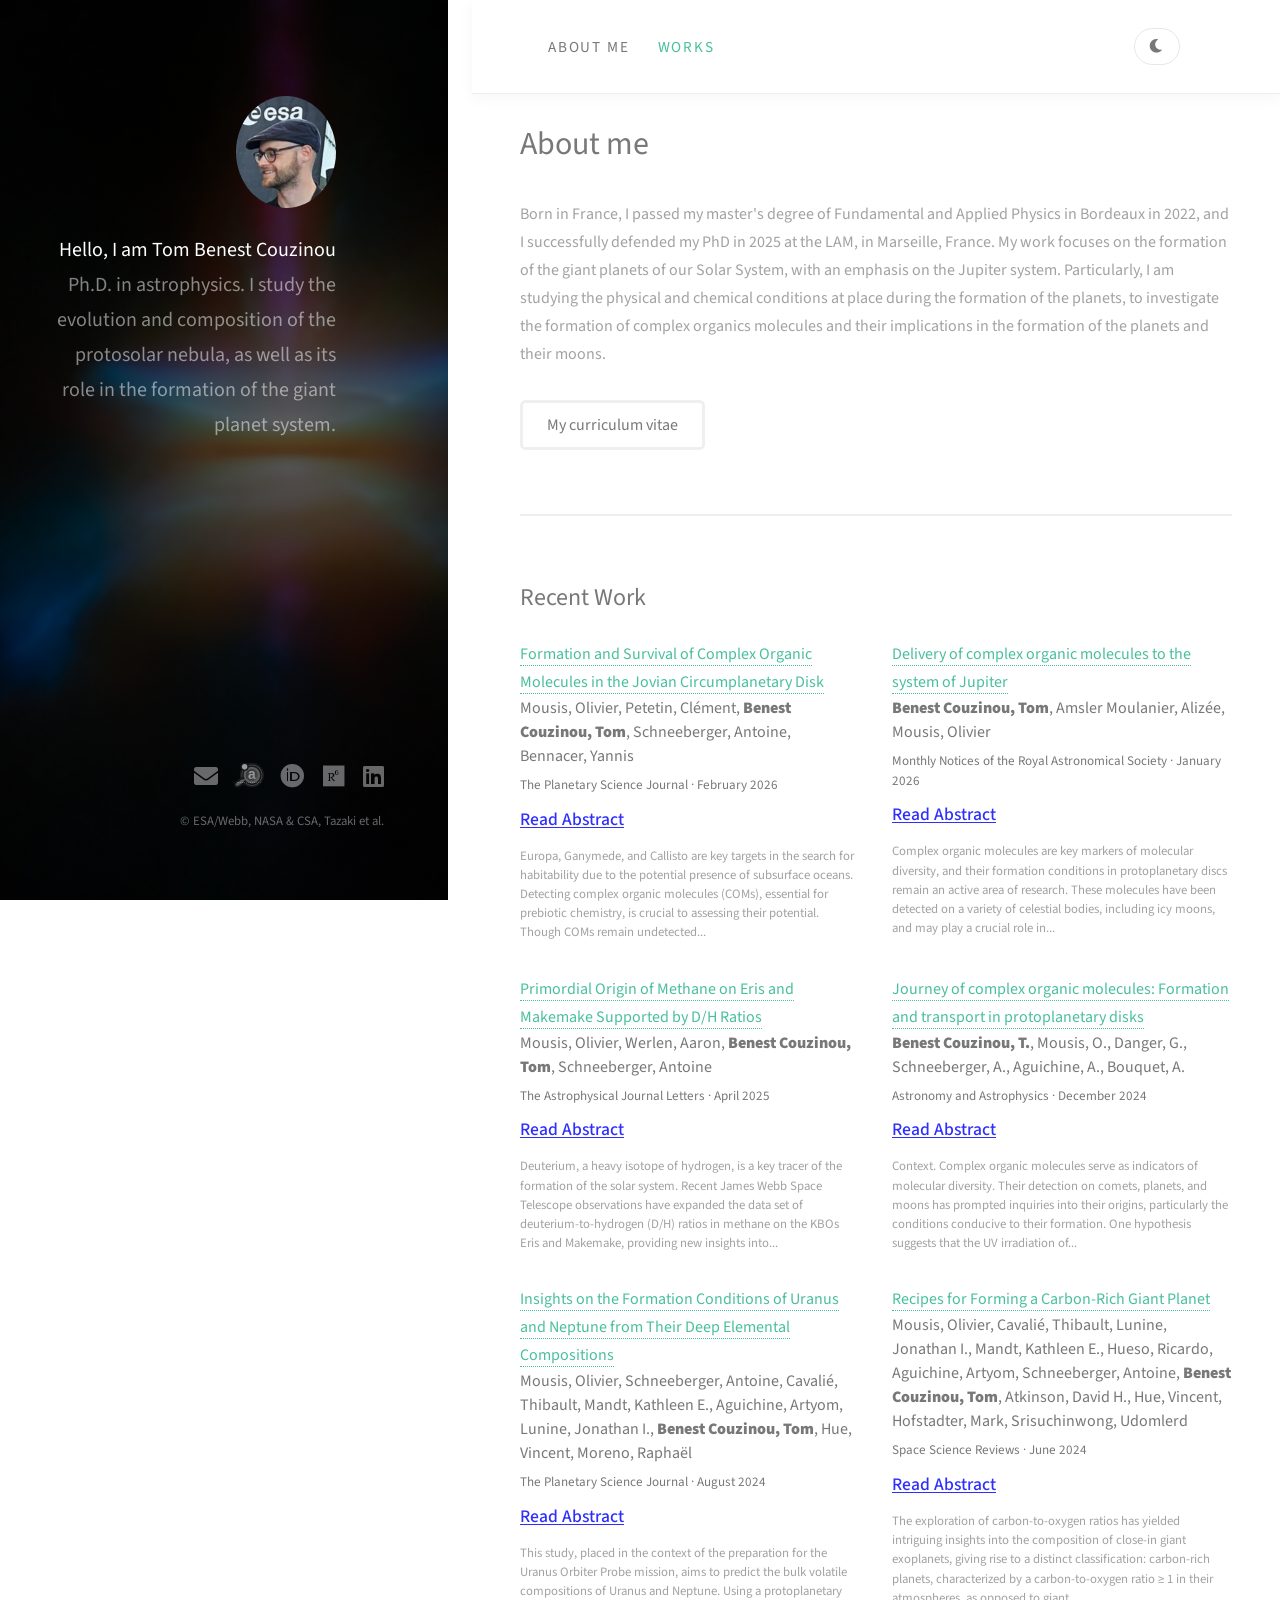
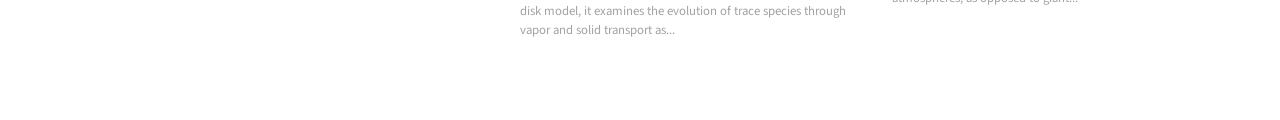
<file: index.html>
<!DOCTYPE HTML>
<!--
	Strata by HTML5 UP
	html5up.net | @ajlkn
	Free for personal and commercial use under the CCA 3.0 license (html5up.net/license)
-->
<html>
	
	<head>

		<!--- basic page needs
		================================================== -->
		<title>T. Benest Couzinou</title>
		<meta charset="utf-8" />

		<!-- mobile specific metas
		================================================== -->
		<meta name="viewport" content="width=device-width, initial-scale=1, user-scalable=no" />

		<!-- CSS
		================================================== -->
		<link rel="stylesheet" href="assets/css/main.css" />

	</head>
	<body class="is-preload">

		<!--
			Table des matières (commentée) - Navigation rapide du document
			- Header latéral (présentation) : #header
			- En-tête principal (barre de navigation) : #main-header
			- About me (section) : #one
			- Recent Work (section) : #two
			- Abstracts (aperçus/pleins) : #Abstract, #Abstract2, #Abstract3
			- Footer / Contact : #footer
		-->


		<!-- Menu header
		================================================== -->
		<header id="menu-header">
			<div class="mobile-menu">
				<details class="mobile-nav">
					<summary class="mobile-nav-toggle" aria-label="Open navigation menu">
						<span class="menu-icon">Menu</span>
					</summary>
					<div class="mobile-nav-panel">
						<ul class="mobile-nav-links">
							<li><a class="smoothscroll" href="#one">About me</a></li>
							<li><a class="smoothscroll" href="#two">Works</a></li>
						</ul>
						<button type="button" class="darkmode-toggle mobile-darkmode" data-theme-toggle aria-label="Enable dark mode">
							<span class="icon solid fa-moon" aria-hidden="true"></span>
						</button>
					</div>
				</details>
			</div>

		</header> <!-- end header -->
			

		<!-- Side Header -->
			<header id="header">
				<div class="inner">
					<a href="#" class="image avatar"><img src="images/avatar.jpg" alt="" /></a>
					<h1><strong>Hello, I am Tom Benest Couzinou</strong><br />
					Ph.D. in astrophysics.<br />
					I study the evolution and composition of the<br />
					protosolar nebula, as well as its role in the<br />
					formation of the giant planet system.</h1>
				</div>
			</header>

		<!-- Main -->
			<div id="main">

				<!-- Main Header (desktop) -->
				<header id="main-header">
					<div class="row">
						<nav id="nav-wrap">         
							<a class="mobile-btn" href="#nav-wrap" title="Show navigation">
								<span class="menu-icon">Menu</span>
							</a>
							<a class="mobile-btn" href="#" title="Hide navigation">
								<span class="menu-icon">Menu</span>
							</a>            

							<ul id="nav" class="nav">
								<li><a class="smoothscroll" href="#one">About me</a></li>
								<li class="current"><a class="smoothscroll" href="#two">Works</a></li>
							</ul> <!-- end #nav -->

						</nav>

						<ul class="header-darkmode">
							<li>
								<button type="button" class="darkmode-toggle" data-theme-toggle aria-label="Enable dark mode">
									<span class="icon solid fa-moon" aria-hidden="true"></span>
								</button>
							</li>
						</ul>

					</div>
				</header>

				<!-- One -->
					<section id="one">
						<header class="major">
							<h2>About me</h2>
						</header>
						<p>Born in France, I passed my master's degree of Fundamental and Applied Physics in Bordeaux in 2022, and I successfully defended my PhD in 2025 at the LAM, in Marseille, France. My work focuses on the formation of the giant planets of our Solar System, with an emphasis on the Jupiter system. Particularly, I am studying the physical and chemical conditions at place during the formation of the planets, to investigate the formation of complex organics molecules and their implications in the formation of the planets and their moons. </p>
						<ul class="actions">
							<li><a href="my_CV.pdf" target="_blank" class="button">My curriculum vitae</a></li>
						</ul>
					</section>

				<!-- Two -->
					<section id="two">
						<h2>Recent Work</h2>
						<div class="row" id="works-list" data-works-source="data/ads-works.json">
							<p class="works-loading">Loading the latest ADS articles...</p>
						</div>
					</section>


			</div>

		<!-- Footer -->
			<footer id="footer">
				<div class="inner">
					<ul class="icons">
						<li><a href="mailto:tom.benest@ustc.edu.cn" class="icon solid fa-envelope"><span class="label">mail</span></a></li>
						<li><a href="https://ui.adsabs.harvard.edu/search/filter_property_fq_property=AND&filter_property_fq_property=property%3A%22refereed%22&fq=%7B!type%3Daqp%20v%3D%24fq_database%7D&fq=%7B!type%3Daqp%20v%3D%24fq_property%7D&fq_database=(database%3Aastronomy%20OR%20database%3Aphysics)&fq_property=(property%3A%22refereed%22)&q=%20author%3A%22Benest%20Couzinou%22&sort=date%20desc%2C%20bibcode%20desc&p_=0" class="ads-link" aria-label="ADS"><img src="images/ADS_logo.svg" alt="" aria-hidden="true" /></a></li>
						<li><a href="https://orcid.org/0000-0002-8719-7867" class="icon brands fa-orcid"><span class="label">ORCID</span></a></li>
						<li><a href="https://www.researchgate.net/profile/Tom-Benest-Couzinou" class="icon brands fa-researchgate"><span class="label">ResearchGate</span></a></li>
						<li><a href="https://www.linkedin.com/in/tom-benest-69709b201/" class="icon brands fa-linkedin"><span class="label">Linkedin</span></a></li>
					</ul>
					<ul class="copyright">
						<li>&copy; ESA/Webb, NASA & CSA, Tazaki et al.</li>
					</ul>
				</div>
			</footer>

		<!-- Scripts -->
			<script src="assets/js/jquery.min.js"></script>
			<script src="assets/js/jquery.poptrox.min.js"></script>
			<script src="assets/js/browser.min.js"></script>
			<script src="assets/js/breakpoints.min.js"></script>
			<script src="assets/js/util.js"></script>
			<script src="assets/js/main.js"></script>

	</body>
</html>
</file>
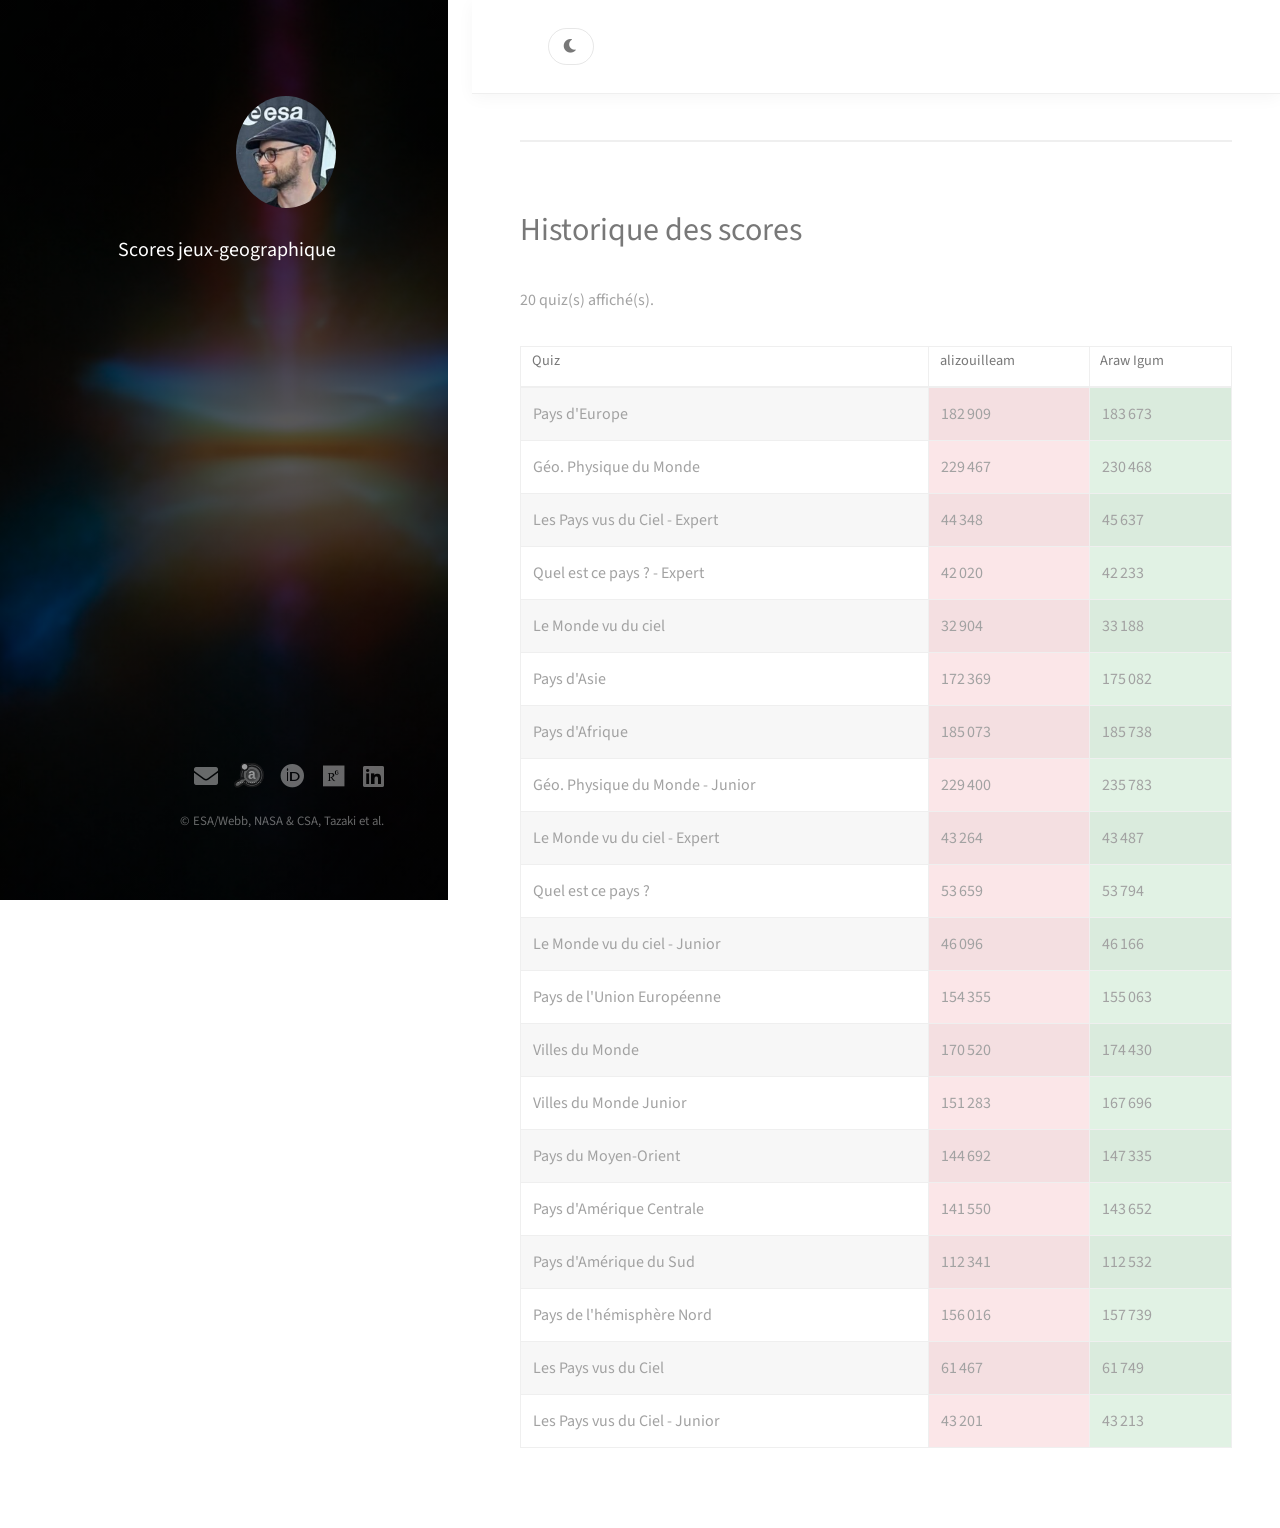
<file: geo/index.html>
<!DOCTYPE HTML>

<html>
	<head>

		<!--- basic page needs
		================================================== -->
		<title>Scores des quiz</title>
		<meta charset="utf-8" />
		<meta name="robots" content="noindex, nofollow" />

		<!-- mobile specific metas
		================================================== -->
		<meta name="viewport" content="width=device-width, initial-scale=1, user-scalable=no" />

		<!-- CSS
		================================================== -->
		<link rel="stylesheet" href="../assets/css/main.css" />
		<style>
			#main .scores-table {
				border-collapse: collapse;
				border: solid 1px #efefef;
			}

			#main .scores-table th,
			#main .scores-table td {
				border: solid 1px #efefef;
			}

			#main .scores-table thead th {
				border-bottom-width: 2px;
			}

			#main .scores-table td.score-best {
				background-color: rgba(46, 160, 67, 0.14);
			}

			#main .scores-table td.score-worst {
				background-color: rgba(220, 53, 69, 0.12);
			}

			body.dark-mode #main .scores-table th,
			body.dark-mode #main .scores-table td {
				border-color: #2f2f2f;
			}

			body.dark-mode #main .scores-table {
				border-color: #2f2f2f;
			}

			body.dark-mode #main .scores-table td.score-best {
				background-color: rgba(46, 160, 67, 0.22);
			}

			body.dark-mode #main .scores-table td.score-worst {
				background-color: rgba(220, 53, 69, 0.2);
			}
		</style>

	</head>
	<body class="is-preload">

		<!-- Menu header
		================================================== -->
		<header id="menu-header">
			<div class="mobile-menu">
				<div class="mobile-nav-panel">
					<button type="button" class="darkmode-toggle mobile-darkmode" data-theme-toggle aria-label="Enable dark mode">
						<span class="icon solid fa-moon" aria-hidden="true"></span>
					</button>
				</div>
			</div>
		</header>

		<!-- Side Header -->
		<header id="header">
			<div class="inner">
				<a href="#" class="image avatar"><img src="../images/avatar.jpg" alt="" /></a>
				<h1><strong>Scores jeux-geographique</strong><br />
			</div>
		</header>

		<!-- Main -->
		<div id="main">

			<header id="main-header">
				<div class="row">
					<div class="col-12">
						<ul class="header-darkmode">
							<li>
								<button type="button" class="darkmode-toggle" data-theme-toggle aria-label="Enable dark mode">
									<span class="icon solid fa-moon" aria-hidden="true"></span>
								</button>
							</li>
						</ul>
					</div>
				</div>
			</header>

			<section id="scores">
				<header class="major">
					<h2>Historique des scores</h2>
				</header>
				<p id="scores-status">Chargement des données</p>
				<div class="table-wrapper">
					<table class="scores-table" aria-describedby="scores-status">
						<thead>
							<tr>
								<th scope="col">Quiz</th>
								<th scope="col">alizouilleam</th>
								<th scope="col">Araw Igum</th>
							</tr>
						</thead>
						<tbody id="scores-body"></tbody>
					</table>
				</div>
			</section>

		</div>

		<!-- Footer -->
		<footer id="footer">
			<div class="inner">
				<ul class="icons">
					<li><a href="mailto:tom.benest@ustc.edu.cn" class="icon solid fa-envelope"><span class="label">mail</span></a></li>
					<li><a href="https://ui.adsabs.harvard.edu/search/filter_property_fq_property=AND&filter_property_fq_property=property%3A%22refereed%22&fq=%7B!type%3Daqp%20v%3D%24fq_database%7D&fq=%7B!type%3Daqp%20v%3D%24fq_property%7D&fq_database=(database%3Aastronomy%20OR%20database%3Aphysics)&fq_property=(property%3A%22refereed%22)&q=%20author%3A%22Benest%20Couzinou%22&sort=date%20desc%2C%20bibcode%20desc&p_=0" class="ads-link" aria-label="ADS"><img src="../images/ADS_logo.svg" alt="" aria-hidden="true" /></a></li>
					<li><a href="https://orcid.org/0000-0002-8719-7867" class="icon brands fa-orcid"><span class="label">ORCID</span></a></li>
					<li><a href="https://www.researchgate.net/profile/Tom-Benest-Couzinou" class="icon brands fa-researchgate"><span class="label">ResearchGate</span></a></li>
					<li><a href="https://www.linkedin.com/in/tom-benest-69709b201/" class="icon brands fa-linkedin"><span class="label">Linkedin</span></a></li>
				</ul>
				<ul class="copyright">
					<li>&copy; ESA/Webb, NASA & CSA, Tazaki et al.</li>
				</ul>
			</div>
		</footer>

		<!-- Scripts -->
		<script src="../assets/js/jquery.min.js"></script>
		<script src="../assets/js/jquery.poptrox.min.js"></script>
		<script src="../assets/js/browser.min.js"></script>
		<script src="../assets/js/breakpoints.min.js"></script>
		<script src="../assets/js/util.js"></script>
		<script src="../assets/js/main.js"></script>
		<script>
		(function () {
			var status = document.getElementById('scores-status');
			var tbody = document.getElementById('scores-body');
			var scoreSources = [
				new URL('../data/scores.json', window.location.href).toString(),
				new URL('/data/scores.json', window.location.origin || window.location.href).toString(),
				'../data/scores.json',
				'/data/scores.json'
			];

			function parseScore(value) {
				if (value === null || value === undefined || value === '') {
					return '—';
				}

				var numericValue = Number(value);

				if (!Number.isFinite(numericValue)) {
					return String(value);
				}

				return new Intl.NumberFormat('fr-FR').format(numericValue);
			}

			function scoreValue(value) {
				if (value === null || value === undefined || value === '') {
					return null;
				}

				var numericValue = Number(value);

				return Number.isFinite(numericValue) ? numericValue : null;
			}

			function parseEntryDate(value) {
				if (!value) {
					return new Date(0);
				}

				var parts = String(value).split('/');

				if (parts.length !== 3) {
					return new Date(value);
				}

				return new Date(parts[2] + '-' + parts[1] + '-' + parts[0]);
			}

			function bestScore(existingScore, candidateScore) {
				if (candidateScore === null) {
					return existingScore;
				}

				if (existingScore === null || candidateScore > existingScore) {
					return candidateScore;
				}

				return existingScore;
			}

			function groupByQuiz(entries) {
				var grouped = {};

				entries.forEach(function (entry) {
					var quizName = entry && entry.quiz ? String(entry.quiz) : 'Quiz inconnu';
					var currentGroup = grouped[quizName] || {
						quiz: quizName,
						date: entry && entry.date ? entry.date : null,
						scores: {
							'alizouilleam': {
								score: null,
								date: null
							},
							'Araw Igum': {
								score: null,
								date: null
							}
						}
					};
					var entryDate = parseEntryDate(entry && entry.date);
					var currentDate = parseEntryDate(currentGroup.date);

					if (entryDate > currentDate) {
						currentGroup.date = entry.date;
					}

					['alizouilleam', 'Araw Igum'].forEach(function (playerName) {
						var playerData = entry && entry.scores ? entry.scores[playerName] : null;
						var candidateScore = scoreValue(playerData && playerData.score);

						if (candidateScore !== null) {
							currentGroup.scores[playerName].score = bestScore(currentGroup.scores[playerName].score, candidateScore);
							if (currentGroup.scores[playerName].score === candidateScore) {
								currentGroup.scores[playerName].date = playerData && playerData.date ? playerData.date : currentGroup.scores[playerName].date;
							}
						}
					});

					grouped[quizName] = currentGroup;
				});

				return Object.keys(grouped).map(function (quizName) {
					return grouped[quizName];
				});
			}

			function buildRow(entry) {
				var row = document.createElement('tr');
				var quizCell = document.createElement('td');
				var firstScoreCell = document.createElement('td');
				var secondScoreCell = document.createElement('td');
				var firstScore = scoreValue(entry.scores && entry.scores['alizouilleam'] && entry.scores['alizouilleam'].score);
				var secondScore = scoreValue(entry.scores && entry.scores['Araw Igum'] && entry.scores['Araw Igum'].score);
				var hasFirst = firstScore !== null;
				var hasSecond = secondScore !== null;

				quizCell.textContent = entry.quiz || 'Quiz inconnu';
				firstScoreCell.textContent = parseScore(firstScore);
				secondScoreCell.textContent = parseScore(secondScore);

				if (hasFirst && hasSecond) {
					if (firstScore > secondScore) {
						firstScoreCell.classList.add('score-best');
						secondScoreCell.classList.add('score-worst');
					} else if (secondScore > firstScore) {
						secondScoreCell.classList.add('score-best');
						firstScoreCell.classList.add('score-worst');
					}
				} else if (hasFirst || hasSecond) {
					if (hasFirst) {
						firstScoreCell.classList.add('score-best');
					}

					if (hasSecond) {
						secondScoreCell.classList.add('score-best');
					}
				}

				row.appendChild(quizCell);
				row.appendChild(firstScoreCell);
				row.appendChild(secondScoreCell);
				return row;
			}

			function showError(message) {
				status.textContent = message;
				tbody.innerHTML = '';
			}

			if (!window.fetch) {
				showError('Le navigateur ne prend pas en charge le chargement automatique des scores.');
				return;
			}

			function fetchFromSources(index) {
				if (index >= scoreSources.length) {
					throw new Error('No score source available');
				}

				var source = scoreSources[index];

				return fetch(source, { cache: 'no-store' })
					.then(function (response) {
						if (!response.ok) {
							throw new Error('HTTP ' + response.status);
						}

						return response.json();
					})
					.then(function (entries) {
						return {
							source: source,
							entries: entries
						};
					})
					.catch(function () {
						return fetchFromSources(index + 1);
					});
			}

			fetchFromSources(0)
				.then(function (entries) {
					var rows = Array.isArray(entries.entries) ? groupByQuiz(entries.entries) : [];

					rows.sort(function (left, right) {
						return parseEntryDate(right.date) - parseEntryDate(left.date);
					});

					tbody.innerHTML = '';

					rows.forEach(function (entry) {
						tbody.appendChild(buildRow(entry));
					});

					status.textContent = rows.length + ' quiz(s) affiché(s)' + '.';
				})
				.catch(function () {
					showError('Impossible de charger /data/scores.json.');
				});
		})();
		</script>

	</body>
</html>
</file>
<file: assets/css/main.css>
/*
 TOC (adapted):

 01. = Webfonts & Iconfonts
 02. = Document setup (resets, variables)
 03. = Basic / Typography / Container / Row
 04. = Section & Article styles
 05. = Forms (inputs, selects, checkboxes, radios)
 06. = UI Components (box, icon, image, list, icons, labeled-icons, actions, table, button)
 07. = Portfolio / Work Item
 08. = Header styles (menu-header, main-header, header, header-social)
 09. = Footer
 10. = Main content (#main) and sections (#one, #two) + Abstract wrappers
 11. = Poptrox (lightbox)
 12. = Utility / Touch styles
 13. = Responsive breakpoints (XLarge, Large, Medium, Small, XSmall)

 Notes:
 - Sections are grouped to match the current structure of this file.
 - Use these markers to quickly locate rules; further subheadings exist throughout the stylesheet.

 =================================================================== */

/** 
/* 01. =webfonts and iconfonts
/* =================================================================== */

@import url("fontawesome-all.min.css");
@import url("https://fonts.googleapis.com/css?family=Source+Sans+Pro:400,400italic");


/** 
/* 02. =document setup
/* =================================================================== */


html, body, div, span, applet, object,
iframe, h1, h2, h3, h4, h5, h6, p, blockquote,
pre, a, abbr, acronym, address, big, cite,
code, del, dfn, em, img, ins, kbd, q, s, samp,
small, strike, strong, sub, sup, tt, var, b,
u, i, center, dl, dt, dd, ol, ul, li, fieldset,
form, label, legend, table, caption, tbody,
tfoot, thead, tr, th, td, article, aside,
canvas, details, embed, figure, figcaption,
footer, header, hgroup, menu, nav, output, ruby,
section, summary, time, mark, audio, video {
	margin: 0;
	padding: 0;
	border: 0;
	font-size: 100%;
	font: inherit;
	vertical-align: baseline;}

article, aside, details, figcaption, figure,
footer, header, hgroup, menu, nav, section {
	display: block;}

body {
	line-height: 1;
	--bg-dark: 0.65;
	--sidebar-width: 35%;
		--sidebar-gap: 1.5rem;
	--bg-position-x: -350px;
}

ol, ul {
	list-style: none;
}

blockquote, q {
	quotes: none;
}

	blockquote:before, blockquote:after, q:before, q:after {
		content: '';
		content: none;
	}

	body::before {
		content: "";
		position: fixed;
		top: 0;
		left: 0;
		width: var(--sidebar-width);
		height: 100vh;
		background: linear-gradient(rgba(0,0,0,var(--bg-dark)), rgba(0,0,0,var(--bg-dark))), url("../../images/bg.jpg");
		background-position: var(--bg-position-x) center;
		background-repeat: no-repeat;
		background-size: cover;
		background-attachment: fixed;
		pointer-events: none;
		z-index: 0;
	}

table {
	border-collapse: collapse;
	border-spacing: 0;
}

body {
	-webkit-text-size-adjust: none;
}

mark {
	background-color: transparent;
	color: inherit;
}

input::-moz-focus-inner {
	border: 0;
	padding: 0;
}

input, select, textarea {
	-moz-appearance: none;
	-webkit-appearance: none;
	-ms-appearance: none;
	appearance: none;
}

/* === 03. Basic / Typography / Container / Row === */
/* Basic */

	html {
		box-sizing: border-box;
	}

	*, *:before, *:after {
		box-sizing: inherit;
	}

	body {
		background: #fff;
	}

		body.is-preload *, body.is-preload *:before, body.is-preload *:after {
			-moz-animation: none !important;
			-webkit-animation: none !important;
			-ms-animation: none !important;
			animation: none !important;
			-moz-transition: none !important;
			-webkit-transition: none !important;
			-ms-transition: none !important;
			transition: none !important;
		}

	body, input, select, textarea {
		color: #a2a2a2;
		font-family: "Source Sans Pro", Helvetica, sans-serif;
		font-size: 16pt;
		font-weight: 400;
		line-height: 1.75em;
	}

	a {
		-moz-transition: color 0.2s ease-in-out, border-color 0.2s ease-in-out;
		-webkit-transition: color 0.2s ease-in-out, border-color 0.2s ease-in-out;
		-ms-transition: color 0.2s ease-in-out, border-color 0.2s ease-in-out;
		transition: color 0.2s ease-in-out, border-color 0.2s ease-in-out;
		border-bottom: dotted 1px;
		color: #49bf9d;
		text-decoration: none;
	}

		a:hover {
			border-bottom-color: transparent;
			color: #49bf9d !important;
			text-decoration: none;
		}

	strong, b {
		color: #787878;
		font-weight: 400;
	}

	em, i {
		font-style: italic;
	}

	p {
		margin: 0 0 2em 0;
	}

	/* Typography
	--------------------------------------------------------------------- */
	h1, h2, h3, h4, h5, h6 {
		color: #787878;
		font-weight: 400;
		line-height: 1em;
		margin: 0 0 1em 0;
	}

		h1 a, h2 a, h3 a, h4 a, h5 a, h6 a {
			color: inherit;
			text-decoration: none;
		}

	h1 {
		font-size: 2em;
		line-height: 1.5em;
	}

	h2 {
		font-size: 1.5em;
		line-height: 1.5em;
	}

	h3 {
		font-size: 1.25em;
		line-height: 1.5em;
	}

	h4 {
		font-size: 1.1em;
		line-height: 1.5em;
	}

	h5 {
		font-size: 0.9em;
		line-height: 1.5em;
	}

	h6 {
		font-size: 0.7em;
		line-height: 1.5em;
	}

	sub {
		font-size: 0.8em;
		position: relative;
		top: 0.5em;
	}

	sup {
		font-size: 0.8em;
		position: relative;
		top: -0.5em;
	}

	hr {
		border: 0;
		border-bottom: solid 2px #efefef;
		margin: 2em 0;
	}

		hr.major {
			margin: 3em 0;
		}

	blockquote {
		border-left: solid 6px #efefef;
		font-style: italic;
		margin: 0 0 2em 0;
		padding: 0.5em 0 0.5em 1.5em;
	}

	code {
		background: #f7f7f7;
		border-radius: 0.35em;
		border: solid 2px #efefef;
		font-family: "Courier New", monospace;
		font-size: 0.9em;
		margin: 0 0.25em;
		padding: 0.25em 0.65em;
	}

	pre {
		-webkit-overflow-scrolling: touch;
		font-family: "Courier New", monospace;
		font-size: 0.9em;
		margin: 0 0 2em 0;
	}

		pre code {
			display: block;
			line-height: 1.75em;
			padding: 1em 1.5em;
			overflow-x: auto;
		}

	.align-left {
		text-align: left;
	}

	.align-center {
		text-align: center;
	}

	.align-right {
		text-align: right;
	}

/* === 03.a Container === */
/* Container */

	.container {
		margin: 0 auto;
		max-width: calc(100% - 4em);
		width: 100%;
	}

		.container.xsmall {
			width: 25%;
		}

		.container.small {
			width: 50%;
		}

		.container.medium {
			width: 75%;
		}

		.container.large {
			width: 125%;
		}

		.container.xlarge {
			width: 150%;
		}

		.container.max {
			width: 100%;
		}

		@media screen and (max-width: 980px) {

			.container {
				width: 100% !important;
				max-width: 100% !important;
			}

		}

		@media screen and (max-width: 480px) {

			.container {
				max-width: calc(100% - 3em);
			}

		}

/* === 03.b Row === */
/* Row */

	.row {
		display: flex;
		flex-wrap: wrap;
		box-sizing: border-box;
		align-items: stretch;
	}

		.row > * {
			box-sizing: border-box;
		}

		.row.gtr-uniform > * > :last-child {
			margin-bottom: 0;
		}

		.row.aln-left {
			justify-content: flex-start;
		}

		.row.aln-center {
			justify-content: center;
		}

		.row.aln-right {
			justify-content: flex-end;
		}

		.row.aln-top {
			align-items: flex-start;
		}

		.row.aln-middle {
			align-items: center;
		}

		.row.aln-bottom {
			align-items: flex-end;
		}

		.row > .imp {
			order: -1;
		}

		.row > .col-1 {
			width: 8.33333%;
		}

		.row > .off-1 {
			margin-left: 8.33333%;
		}

		.row > .col-2 {
			width: 16.66667%;
		}

		.row > .off-2 {
			margin-left: 16.66667%;
		}

		.row > .col-3 {
			width: 25%;
		}

		.row > .off-3 {
			margin-left: 25%;
		}

		.row > .col-4 {
			width: 33.33333%;
		}

		.row > .off-4 {
			margin-left: 33.33333%;
		}

		.row > .col-5 {
			width: 41.66667%;
		}

		.row > .off-5 {
			margin-left: 41.66667%;
		}

		.row > .col-6 {
			width: 50%;
		}

		.row > .off-6 {
			margin-left: 50%;
		}

		.row > .col-7 {
			width: 58.33333%;
		}

		.row > .off-7 {
			margin-left: 58.33333%;
		}

		.row > .col-8 {
			width: 66.66667%;
		}

		.row > .off-8 {
			margin-left: 66.66667%;
		}

		.row > .col-9 {
			width: 75%;
		}

		.row > .off-9 {
			margin-left: 75%;
		}

		.row > .col-10 {
			width: 83.33333%;
		}

		.row > .off-10 {
			margin-left: 83.33333%;
		}

		.row > .col-11 {
			width: 91.66667%;
		}

		.row > .off-11 {
			margin-left: 91.66667%;
		}

		.row > .col-12 {
			width: 100%;
		}

		.row > .off-12 {
			margin-left: 100%;
		}

		.row.gtr-0 {
			margin-top: 0;
			margin-left: 0em;
		}

			.row.gtr-0 > * {
				padding: 0 0 0 0em;
			}

			.row.gtr-0.gtr-uniform {
				margin-top: 0em;
			}

				.row.gtr-0.gtr-uniform > * {
					padding-top: 0em;
				}

		.row.gtr-25 {
			margin-top: 0;
			margin-left: -0.625em;
		}

			.row.gtr-25 > * {
				padding: 0 0 0 0.625em;
			}

			.row.gtr-25.gtr-uniform {
				margin-top: -0.625em;
			}

				.row.gtr-25.gtr-uniform > * {
					padding-top: 0.625em;
				}

		.row.gtr-50 {
			margin-top: 0;
			margin-left: -1.25em;
		}

			.row.gtr-50 > * {
				padding: 0 0 0 1.25em;
			}

			.row.gtr-50.gtr-uniform {
				margin-top: -1.25em;
			}

				.row.gtr-50.gtr-uniform > * {
					padding-top: 1.25em;
				}

		.row {
			margin-top: 0;
			margin-left: -2.5em;
		}

			.row > * {
				padding: 0 0 0 2.5em;
			}

			.row.gtr-uniform {
				margin-top: -2.5em;
			}

				.row.gtr-uniform > * {
					padding-top: 2.5em;
				}

		.row.gtr-150 {
			margin-top: 0;
			margin-left: -3.75em;
		}

			.row.gtr-150 > * {
				padding: 0 0 0 3.75em;
			}

			.row.gtr-150.gtr-uniform {
				margin-top: -3.75em;
			}

				.row.gtr-150.gtr-uniform > * {
					padding-top: 3.75em;
				}

		.row.gtr-200 {
			margin-top: 0;
			margin-left: -5em;
		}

			.row.gtr-200 > * {
				padding: 0 0 0 5em;
			}

			.row.gtr-200.gtr-uniform {
				margin-top: -5em;
			}

				.row.gtr-200.gtr-uniform > * {
					padding-top: 5em;
				}

		@media screen and (max-width: 1800px) {

			.row {
				display: flex;
				flex-wrap: wrap;
				box-sizing: border-box;
				align-items: stretch;
			}

				.row > * {
					box-sizing: border-box;
				}

				.row.gtr-uniform > * > :last-child {
					margin-bottom: 0;
				}

				.row.aln-left {
					justify-content: flex-start;
				}

				.row.aln-center {
					justify-content: center;
				}

				.row.aln-right {
					justify-content: flex-end;
				}

				.row.aln-top {
					align-items: flex-start;
				}

				.row.aln-middle {
					align-items: center;
				}

				.row.aln-bottom {
					align-items: flex-end;
				}

				.row > .imp-xlarge {
					order: -1;
				}

				.row > .col-1-xlarge {
					width: 8.33333%;
				}

				.row > .off-1-xlarge {
					margin-left: 8.33333%;
				}

				.row > .col-2-xlarge {
					width: 16.66667%;
				}

				.row > .off-2-xlarge {
					margin-left: 16.66667%;
				}

				.row > .col-3-xlarge {
					width: 25%;
				}

				.row > .off-3-xlarge {
					margin-left: 25%;
				}

				.row > .col-4-xlarge {
					width: 33.33333%;
				}

				.row > .off-4-xlarge {
					margin-left: 33.33333%;
				}

				.row > .col-5-xlarge {
					width: 41.66667%;
				}

				.row > .off-5-xlarge {
					margin-left: 41.66667%;
				}

				.row > .col-6-xlarge {
					width: 50%;
				}

				.row > .off-6-xlarge {
					margin-left: 50%;
				}

				.row > .col-7-xlarge {
					width: 58.33333%;
				}

				.row > .off-7-xlarge {
					margin-left: 58.33333%;
				}

				.row > .col-8-xlarge {
					width: 66.66667%;
				}

				.row > .off-8-xlarge {
					margin-left: 66.66667%;
				}

				.row > .col-9-xlarge {
					width: 75%;
				}

				.row > .off-9-xlarge {
					margin-left: 75%;
				}

				.row > .col-10-xlarge {
					width: 83.33333%;
				}

				.row > .off-10-xlarge {
					margin-left: 83.33333%;
				}

				.row > .col-11-xlarge {
					width: 91.66667%;
				}

				.row > .off-11-xlarge {
					margin-left: 91.66667%;
				}

				.row > .col-12-xlarge {
					width: 100%;
				}

				.row > .off-12-xlarge {
					margin-left: 100%;
				}

				.row.gtr-0 {
					margin-top: 0;
					margin-left: 0em;
				}

					.row.gtr-0 > * {
						padding: 0 0 0 0em;
					}

					.row.gtr-0.gtr-uniform {
						margin-top: 0em;
					}

						.row.gtr-0.gtr-uniform > * {
							padding-top: 0em;
						}

				.row.gtr-25 {
					margin-top: 0;
					margin-left: -0.625em;
				}

					.row.gtr-25 > * {
						padding: 0 0 0 0.625em;
					}

					.row.gtr-25.gtr-uniform {
						margin-top: -0.625em;
					}

						.row.gtr-25.gtr-uniform > * {
							padding-top: 0.625em;
						}

				.row.gtr-50 {
					margin-top: 0;
					margin-left: -1.25em;
				}

					.row.gtr-50 > * {
						padding: 0 0 0 1.25em;
					}

					.row.gtr-50.gtr-uniform {
						margin-top: -1.25em;
					}

						.row.gtr-50.gtr-uniform > * {
							padding-top: 1.25em;
						}

				.row {
					margin-top: 0;
					margin-left: -2.5em;
				}

					.row > * {
						padding: 0 0 0 2.5em;
					}

					.row.gtr-uniform {
						margin-top: -2.5em;
					}

						.row.gtr-uniform > * {
							padding-top: 2.5em;
						}

				.row.gtr-150 {
					margin-top: 0;
					margin-left: -3.75em;
				}

					.row.gtr-150 > * {
						padding: 0 0 0 3.75em;
					}

					.row.gtr-150.gtr-uniform {
						margin-top: -3.75em;
					}

						.row.gtr-150.gtr-uniform > * {
							padding-top: 3.75em;
						}

				.row.gtr-200 {
					margin-top: 0;
					margin-left: -5em;
				}

					.row.gtr-200 > * {
						padding: 0 0 0 5em;
					}

					.row.gtr-200.gtr-uniform {
						margin-top: -5em;
					}

						.row.gtr-200.gtr-uniform > * {
							padding-top: 5em;
						}

		}

		@media screen and (max-width: 1280px) {

			.row {
				display: flex;
				flex-wrap: wrap;
				box-sizing: border-box;
				align-items: stretch;
			}

				.row > * {
					box-sizing: border-box;
				}

				.row.gtr-uniform > * > :last-child {
					margin-bottom: 0;
				}

				.row.aln-left {
					justify-content: flex-start;
				}

				.row.aln-center {
					justify-content: center;
				}

				.row.aln-right {
					justify-content: flex-end;
				}

				.row.aln-top {
					align-items: flex-start;
				}

				.row.aln-middle {
					align-items: center;
				}

				.row.aln-bottom {
					align-items: flex-end;
				}

				.row > .imp-large {
					order: -1;
				}

				.row > .col-1-large {
					width: 8.33333%;
				}

				.row > .off-1-large {
					margin-left: 8.33333%;
				}

				.row > .col-2-large {
					width: 16.66667%;
				}

				.row > .off-2-large {
					margin-left: 16.66667%;
				}

				.row > .col-3-large {
					width: 25%;
				}

				.row > .off-3-large {
					margin-left: 25%;
				}

				.row > .col-4-large {
					width: 33.33333%;
				}

				.row > .off-4-large {
					margin-left: 33.33333%;
				}

				.row > .col-5-large {
					width: 41.66667%;
				}

				.row > .off-5-large {
					margin-left: 41.66667%;
				}

				.row > .col-6-large {
					width: 50%;
				}

				.row > .off-6-large {
					margin-left: 50%;
				}

				.row > .col-7-large {
					width: 58.33333%;
				}

				.row > .off-7-large {
					margin-left: 58.33333%;
				}

				.row > .col-8-large {
					width: 66.66667%;
				}

				.row > .off-8-large {
					margin-left: 66.66667%;
				}

				.row > .col-9-large {
					width: 75%;
				}

				.row > .off-9-large {
					margin-left: 75%;
				}

				.row > .col-10-large {
					width: 83.33333%;
				}

				.row > .off-10-large {
					margin-left: 83.33333%;
				}

				.row > .col-11-large {
					width: 91.66667%;
				}

				.row > .off-11-large {
					margin-left: 91.66667%;
				}

				.row > .col-12-large {
					width: 100%;
				}

				.row > .off-12-large {
					margin-left: 100%;
				}

				.row.gtr-0 {
					margin-top: 0;
					margin-left: 0em;
				}

					.row.gtr-0 > * {
						padding: 0 0 0 0em;
					}

					.row.gtr-0.gtr-uniform {
						margin-top: 0em;
					}

						.row.gtr-0.gtr-uniform > * {
							padding-top: 0em;
						}

				.row.gtr-25 {
					margin-top: 0;
					margin-left: -0.5em;
				}

					.row.gtr-25 > * {
						padding: 0 0 0 0.5em;
					}

					.row.gtr-25.gtr-uniform {
						margin-top: -0.5em;
					}

						.row.gtr-25.gtr-uniform > * {
							padding-top: 0.5em;
						}

				.row.gtr-50 {
					margin-top: 0;
					margin-left: -1em;
				}

					.row.gtr-50 > * {
						padding: 0 0 0 1em;
					}

					.row.gtr-50.gtr-uniform {
						margin-top: -1em;
					}

						.row.gtr-50.gtr-uniform > * {
							padding-top: 1em;
						}

				.row {
					margin-top: 0;
					margin-left: -2em;
				}

					.row > * {
						padding: 0 0 0 2em;
					}

					.row.gtr-uniform {
						margin-top: -2em;
					}

						.row.gtr-uniform > * {
							padding-top: 2em;
						}

				.row.gtr-150 {
					margin-top: 0;
					margin-left: -3em;
				}

					.row.gtr-150 > * {
						padding: 0 0 0 3em;
					}

					.row.gtr-150.gtr-uniform {
						margin-top: -3em;
					}

						.row.gtr-150.gtr-uniform > * {
							padding-top: 3em;
						}

				.row.gtr-200 {
					margin-top: 0;
					margin-left: -4em;
				}

					.row.gtr-200 > * {
						padding: 0 0 0 4em;
					}

					.row.gtr-200.gtr-uniform {
						margin-top: -4em;
					}

						.row.gtr-200.gtr-uniform > * {
							padding-top: 4em;
						}

		}

		@media screen and (max-width: 980px) {

			.row {
				display: flex;
				flex-wrap: wrap;
				box-sizing: border-box;
				align-items: stretch;
			}

				.row > * {
					box-sizing: border-box;
				}

				.row.gtr-uniform > * > :last-child {
					margin-bottom: 0;
				}

				.row.aln-left {
					justify-content: flex-start;
				}

				.row.aln-center {
					justify-content: center;
				}

				.row.aln-right {
					justify-content: flex-end;
				}

				.row.aln-top {
					align-items: flex-start;
				}

				.row.aln-middle {
					align-items: center;
				}

				.row.aln-bottom {
					align-items: flex-end;
				}

				.row > .imp-medium {
					order: -1;
				}

				.row > .col-1-medium {
					width: 8.33333%;
				}

				.row > .off-1-medium {
					margin-left: 8.33333%;
				}

				.row > .col-2-medium {
					width: 16.66667%;
				}

				.row > .off-2-medium {
					margin-left: 16.66667%;
				}

				.row > .col-3-medium {
					width: 25%;
				}

				.row > .off-3-medium {
					margin-left: 25%;
				}

				.row > .col-4-medium {
					width: 33.33333%;
				}

				.row > .off-4-medium {
					margin-left: 33.33333%;
				}

				.row > .col-5-medium {
					width: 41.66667%;
				}

				.row > .off-5-medium {
					margin-left: 41.66667%;
				}

				.row > .col-6-medium {
					width: 50%;
				}

				.row > .off-6-medium {
					margin-left: 50%;
				}

				.row > .col-7-medium {
					width: 58.33333%;
				}

				.row > .off-7-medium {
					margin-left: 58.33333%;
				}

				.row > .col-8-medium {
					width: 66.66667%;
				}

				.row > .off-8-medium {
					margin-left: 66.66667%;
				}

				.row > .col-9-medium {
					width: 75%;
				}

				.row > .off-9-medium {
					margin-left: 75%;
				}

				.row > .col-10-medium {
					width: 83.33333%;
				}

				.row > .off-10-medium {
					margin-left: 83.33333%;
				}

				.row > .col-11-medium {
					width: 91.66667%;
				}

				.row > .off-11-medium {
					margin-left: 91.66667%;
				}

				.row > .col-12-medium {
					width: 100%;
				}

				.row > .off-12-medium {
					margin-left: 100%;
				}

				.row.gtr-0 {
					margin-top: 0;
					margin-left: 0em;
				}

					.row.gtr-0 > * {
						padding: 0 0 0 0em;
					}

					.row.gtr-0.gtr-uniform {
						margin-top: 0em;
					}

						.row.gtr-0.gtr-uniform > * {
							padding-top: 0em;
						}

				.row.gtr-25 {
					margin-top: 0;
					margin-left: -0.5em;
				}

					.row.gtr-25 > * {
						padding: 0 0 0 0.5em;
					}

					.row.gtr-25.gtr-uniform {
						margin-top: -0.5em;
					}

						.row.gtr-25.gtr-uniform > * {
							padding-top: 0.5em;
						}

				.row.gtr-50 {
					margin-top: 0;
					margin-left: -1em;
				}

					.row.gtr-50 > * {
						padding: 0 0 0 1em;
					}

					.row.gtr-50.gtr-uniform {
						margin-top: -1em;
					}

						.row.gtr-50.gtr-uniform > * {
							padding-top: 1em;
						}

				.row {
					margin-top: 0;
					margin-left: -2em;
				}

					.row > * {
						padding: 0 0 0 2em;
					}

					.row.gtr-uniform {
						margin-top: -2em;
					}

						.row.gtr-uniform > * {
							padding-top: 2em;
						}

				.row.gtr-150 {
					margin-top: 0;
					margin-left: -3em;
				}

					.row.gtr-150 > * {
						padding: 0 0 0 3em;
					}

					.row.gtr-150.gtr-uniform {
						margin-top: -3em;
					}

						.row.gtr-150.gtr-uniform > * {
							padding-top: 3em;
						}

				.row.gtr-200 {
					margin-top: 0;
					margin-left: -4em;
				}

					.row.gtr-200 > * {
						padding: 0 0 0 4em;
					}

					.row.gtr-200.gtr-uniform {
						margin-top: -4em;
					}

						.row.gtr-200.gtr-uniform > * {
							padding-top: 4em;
						}

		}

		@media screen and (max-width: 736px) {

			.row {
				display: flex;
				flex-wrap: wrap;
				box-sizing: border-box;
				align-items: stretch;
			}

				.row > * {
					box-sizing: border-box;
				}

				.row.gtr-uniform > * > :last-child {
					margin-bottom: 0;
				}

				.row.aln-left {
					justify-content: flex-start;
				}

				.row.aln-center {
					justify-content: center;
				}

				.row.aln-right {
					justify-content: flex-end;
				}

				.row.aln-top {
					align-items: flex-start;
				}

				.row.aln-middle {
					align-items: center;
				}

				.row.aln-bottom {
					align-items: flex-end;
				}

				.row > .imp-small {
					order: -1;
				}

				.row > .col-1-small {
					width: 8.33333%;
				}

				.row > .off-1-small {
					margin-left: 8.33333%;
				}

				.row > .col-2-small {
					width: 16.66667%;
				}

				.row > .off-2-small {
					margin-left: 16.66667%;
				}

				.row > .col-3-small {
					width: 25%;
				}

				.row > .off-3-small {
					margin-left: 25%;
				}

				.row > .col-4-small {
					width: 33.33333%;
				}

				.row > .off-4-small {
					margin-left: 33.33333%;
				}

				.row > .col-5-small {
					width: 41.66667%;
				}

				.row > .off-5-small {
					margin-left: 41.66667%;
				}

				.row > .col-6-small {
					width: 50%;
				}

				.row > .off-6-small {
					margin-left: 50%;
				}

				.row > .col-7-small {
					width: 58.33333%;
				}

				.row > .off-7-small {
					margin-left: 58.33333%;
				}

				.row > .col-8-small {
					width: 66.66667%;
				}

				.row > .off-8-small {
					margin-left: 66.66667%;
				}

				.row > .col-9-small {
					width: 75%;
				}

				.row > .off-9-small {
					margin-left: 75%;
				}

				.row > .col-10-small {
					width: 83.33333%;
				}

				.row > .off-10-small {
					margin-left: 83.33333%;
				}

				.row > .col-11-small {
					width: 91.66667%;
				}

				.row > .off-11-small {
					margin-left: 91.66667%;
				}

				.row > .col-12-small {
					width: 100%;
				}

				.row > .off-12-small {
					margin-left: 100%;
				}

				.row.gtr-0 {
					margin-top: 0;
					margin-left: 0em;
				}

					.row.gtr-0 > * {
						padding: 0 0 0 0em;
					}

					.row.gtr-0.gtr-uniform {
						margin-top: 0em;
					}

						.row.gtr-0.gtr-uniform > * {
							padding-top: 0em;
						}

				.row.gtr-25 {
					margin-top: 0;
					margin-left: -0.375em;
				}

					.row.gtr-25 > * {
						padding: 0 0 0 0.375em;
					}

					.row.gtr-25.gtr-uniform {
						margin-top: -0.375em;
					}

						.row.gtr-25.gtr-uniform > * {
							padding-top: 0.375em;
						}

				.row.gtr-50 {
					margin-top: 0;
					margin-left: -0.75em;
				}

					.row.gtr-50 > * {
						padding: 0 0 0 0.75em;
					}

					.row.gtr-50.gtr-uniform {
						margin-top: -0.75em;
					}

						.row.gtr-50.gtr-uniform > * {
							padding-top: 0.75em;
						}

				.row {
					margin-top: 0;
					margin-left: -1.5em;
				}

					.row > * {
						padding: 0 0 0 1.5em;
					}

					.row.gtr-uniform {
						margin-top: -1.5em;
					}

						.row.gtr-uniform > * {
							padding-top: 1.5em;
						}

				.row.gtr-150 {
					margin-top: 0;
					margin-left: -2.25em;
				}

					.row.gtr-150 > * {
						padding: 0 0 0 2.25em;
					}

					.row.gtr-150.gtr-uniform {
						margin-top: -2.25em;
					}

						.row.gtr-150.gtr-uniform > * {
							padding-top: 2.25em;
						}

				.row.gtr-200 {
					margin-top: 0;
					margin-left: -3em;
				}

					.row.gtr-200 > * {
						padding: 0 0 0 3em;
					}

					.row.gtr-200.gtr-uniform {
						margin-top: -3em;
					}

						.row.gtr-200.gtr-uniform > * {
							padding-top: 3em;
						}

		}

		@media screen and (max-width: 480px) {

			.row {
				display: flex;
				flex-wrap: wrap;
				box-sizing: border-box;
				align-items: stretch;
			}

				.row > * {
					box-sizing: border-box;
				}

				.row.gtr-uniform > * > :last-child {
					margin-bottom: 0;
				}

				.row.aln-left {
					justify-content: flex-start;
				}

				.row.aln-center {
					justify-content: center;
				}

				.row.aln-right {
					justify-content: flex-end;
				}

				.row.aln-top {
					align-items: flex-start;
				}

				.row.aln-middle {
					align-items: center;
				}

				.row.aln-bottom {
					align-items: flex-end;
				}

				.row > .imp-xsmall {
					order: -1;
				}

				.row > .col-1-xsmall {
					width: 8.33333%;
				}

				.row > .off-1-xsmall {
					margin-left: 8.33333%;
				}

				.row > .col-2-xsmall {
					width: 16.66667%;
				}

				.row > .off-2-xsmall {
					margin-left: 16.66667%;
				}

				.row > .col-3-xsmall {
					width: 25%;
				}

				.row > .off-3-xsmall {
					margin-left: 25%;
				}

				.row > .col-4-xsmall {
					width: 33.33333%;
				}

				.row > .off-4-xsmall {
					margin-left: 33.33333%;
				}

				.row > .col-5-xsmall {
					width: 41.66667%;
				}

				.row > .off-5-xsmall {
					margin-left: 41.66667%;
				}

				.row > .col-6-xsmall {
					width: 50%;
				}

				.row > .off-6-xsmall {
					margin-left: 50%;
				}

				.row > .col-7-xsmall {
					width: 58.33333%;
				}

				.row > .off-7-xsmall {
					margin-left: 58.33333%;
				}

				.row > .col-8-xsmall {
					width: 66.66667%;
				}

				.row > .off-8-xsmall {
					margin-left: 66.66667%;
				}

				.row > .col-9-xsmall {
					width: 75%;
				}

				.row > .off-9-xsmall {
					margin-left: 75%;
				}

				.row > .col-10-xsmall {
					width: 83.33333%;
				}

				.row > .off-10-xsmall {
					margin-left: 83.33333%;
				}

				.row > .col-11-xsmall {
					width: 91.66667%;
				}

				.row > .off-11-xsmall {
					margin-left: 91.66667%;
				}

				.row > .col-12-xsmall {
					width: 100%;
				}

				.row > .off-12-xsmall {
					margin-left: 100%;
				}

				.row.gtr-0 {
					margin-top: 0;
					margin-left: 0em;
				}

					.row.gtr-0 > * {
						padding: 0 0 0 0em;
					}

					.row.gtr-0.gtr-uniform {
						margin-top: 0em;
					}

						.row.gtr-0.gtr-uniform > * {
							padding-top: 0em;
						}

				.row.gtr-25 {
					margin-top: 0;
					margin-left: -0.375em;
				}

					.row.gtr-25 > * {
						padding: 0 0 0 0.375em;
					}

					.row.gtr-25.gtr-uniform {
						margin-top: -0.375em;
					}

						.row.gtr-25.gtr-uniform > * {
							padding-top: 0.375em;
						}

				.row.gtr-50 {
					margin-top: 0;
					margin-left: -0.75em;
				}

					.row.gtr-50 > * {
						padding: 0 0 0 0.75em;
					}

					.row.gtr-50.gtr-uniform {
						margin-top: -0.75em;
					}

						.row.gtr-50.gtr-uniform > * {
							padding-top: 0.75em;
						}

				.row {
					margin-top: 0;
					margin-left: -1.5em;
				}

					.row > * {
						padding: 0 0 0 1.5em;
					}

					.row.gtr-uniform {
						margin-top: -1.5em;
					}

						.row.gtr-uniform > * {
							padding-top: 1.5em;
						}

				.row.gtr-150 {
					margin-top: 0;
					margin-left: -2.25em;
				}

					.row.gtr-150 > * {
						padding: 0 0 0 2.25em;
					}

					.row.gtr-150.gtr-uniform {
						margin-top: -2.25em;
					}

						.row.gtr-150.gtr-uniform > * {
							padding-top: 2.25em;
						}

				.row.gtr-200 {
					margin-top: 0;
					margin-left: -3em;
				}

					.row.gtr-200 > * {
						padding: 0 0 0 3em;
					}

					.row.gtr-200.gtr-uniform {
						margin-top: -3em;
					}

						.row.gtr-200.gtr-uniform > * {
							padding-top: 3em;
						}

		}

/* === 04. Section & Article styles === */
/* Section/Article */

	section.special, article.special {
		text-align: center;
	}

	header p {
		color: #b2b2b2;
		position: relative;
		margin: 0 0 1.5em 0;
	}

	header h2 + p {
		font-size: 1.25em;
		margin-top: -1em;
		line-height: 1.5em;
	}

	header h3 + p {
		font-size: 1.1em;
		margin-top: -0.8em;
		line-height: 1.5em;
	}

	header h4 + p,
	header h5 + p,
	header h6 + p {
		font-size: 0.9em;
		margin-top: -0.6em;
		line-height: 1.5em;
	}

	header.major h2 {
		font-size: 2em;
	}

/* === 05. Forms (inputs, selects, checkboxes, radios) === */
/* Form */

	form {
		margin: 0 0 2em 0;
	}

	label {
		color: #787878;
		display: block;
		font-size: 0.9em;
		font-weight: 400;
		margin: 0 0 1em 0;
	}

	input[type="text"],
	input[type="password"],
	input[type="email"],
	select,
	textarea {
		-moz-appearance: none;
		-webkit-appearance: none;
		-ms-appearance: none;
		appearance: none;
		background: #f7f7f7;
		border-radius: 0.35em;
		border: solid 2px transparent;
		color: inherit;
		display: block;
		outline: 0;
		padding: 0 0.75em;
		text-decoration: none;
		width: 100%;
	}

		input[type="text"]:invalid,
		input[type="password"]:invalid,
		input[type="email"]:invalid,
		select:invalid,
		textarea:invalid {
			box-shadow: none;
		}

		input[type="text"]:focus,
		input[type="password"]:focus,
		input[type="email"]:focus,
		select:focus,
		textarea:focus {
			border-color: #49bf9d;
		}

	select {
		background-image: url("data:image/svg+xml;charset=utf8,%3Csvg xmlns='http://www.w3.org/2000/svg' width='40' height='40' preserveAspectRatio='none' viewBox='0 0 40 40'%3E%3Cpath d='M9.4,12.3l10.4,10.4l10.4-10.4c0.2-0.2,0.5-0.4,0.9-0.4c0.3,0,0.6,0.1,0.9,0.4l3.3,3.3c0.2,0.2,0.4,0.5,0.4,0.9 c0,0.4-0.1,0.6-0.4,0.9L20.7,31.9c-0.2,0.2-0.5,0.4-0.9,0.4c-0.3,0-0.6-0.1-0.9-0.4L4.3,17.3c-0.2-0.2-0.4-0.5-0.4-0.9 c0-0.4,0.1-0.6,0.4-0.9l3.3-3.3c0.2-0.2,0.5-0.4,0.9-0.4S9.1,12.1,9.4,12.3z' fill='%23dfdfdf' /%3E%3C/svg%3E");
		background-size: 1.25rem;
		background-repeat: no-repeat;
		background-position: calc(100% - 1rem) center;
		height: 2.75em;
		padding-right: 2.75em;
		text-overflow: ellipsis;
	}

		select option {
			color: #787878;
			background: #fff;
		}

		select:focus::-ms-value {
			background-color: transparent;
		}

		select::-ms-expand {
			display: none;
		}

	input[type="text"],
	input[type="password"],
	input[type="email"],
	select {
		height: 2.75em;
	}

	textarea {
		padding: 0.75em;
	}

	input[type="checkbox"],
	input[type="radio"] {
		-moz-appearance: none;
		-webkit-appearance: none;
		-ms-appearance: none;
		appearance: none;
		display: block;
		float: left;
		margin-right: -2em;
		opacity: 0;
		width: 1em;
		z-index: -1;
	}

		input[type="checkbox"] + label,
		input[type="radio"] + label {
			text-decoration: none;
			color: #a2a2a2;
			cursor: pointer;
			display: inline-block;
			font-size: 1em;
			font-weight: 400;
			padding-left: 2.4em;
			padding-right: 0.75em;
			position: relative;
		}

			input[type="checkbox"] + label:before,
			input[type="radio"] + label:before {
				-moz-osx-font-smoothing: grayscale;
				-webkit-font-smoothing: antialiased;
				display: inline-block;
				font-style: normal;
				font-variant: normal;
				text-rendering: auto;
				line-height: 1;
				text-transform: none !important;
				font-family: 'Font Awesome 5 Free';
				font-weight: 900;
			}

			input[type="checkbox"] + label:before,
			input[type="radio"] + label:before {
				background: #f7f7f7;
				border-radius: 0.35em;
				border: solid 2px transparent;
				content: '';
				display: inline-block;
				font-size: 0.8em;
				height: 2.0625em;
				left: 0;
				line-height: 1.85625em;
				position: absolute;
				text-align: center;
				top: 0;
				width: 2.0625em;
			}

		input[type="checkbox"]:checked + label:before,
		input[type="radio"]:checked + label:before {
			background: #787878;
			border-color: #787878;
			color: #fff;
			content: '\f00c';
		}

		input[type="checkbox"]:focus + label:before,
		input[type="radio"]:focus + label:before {
			border-color: #49bf9d;
		}

	input[type="checkbox"] + label:before {
		border-radius: 0.35em;
	}

	input[type="radio"] + label:before {
		border-radius: 100%;
	}

	::-webkit-input-placeholder {
		color: #b2b2b2 !important;
		opacity: 1.0;
	}

	:-moz-placeholder {
		color: #b2b2b2 !important;
		opacity: 1.0;
	}

	::-moz-placeholder {
		color: #b2b2b2 !important;
		opacity: 1.0;
	}

	:-ms-input-placeholder {
		color: #b2b2b2 !important;
		opacity: 1.0;
	}

/* === 06. UI Components: Box / Icon / Image / List / Icons / Labeled Icons / Actions / Table / Button === */
/* Box */

	.box {
		border-radius: 0.35em;
		border: solid 2px #efefef;
		margin-bottom: 2em;
		padding: 1.5em;
	}

		.box > :last-child,
		.box > :last-child > :last-child,
		.box > :last-child > :last-child > :last-child {
			margin-bottom: 0;
		}

		.box.alt {
			border: 0;
			border-radius: 0;
			padding: 0;
		}

/* Icon */

	.icon {
		text-decoration: none;
		border-bottom: none;
		position: relative;
	}

		.icon:before {
			-moz-osx-font-smoothing: grayscale;
			-webkit-font-smoothing: antialiased;
			display: inline-block;
			font-style: normal;
			font-variant: normal;
			text-rendering: auto;
			line-height: 1;
			text-transform: none !important;
			font-family: 'Font Awesome 5 Free';
			font-weight: 400;
		}

		.icon > .label {
			display: none;
		}

		.icon:before {
			line-height: inherit;
		}

		.icon.solid:before {
			font-weight: 900;
		}

		.icon.brands:before {
			font-family: 'Font Awesome 5 Brands';
		}

/* Image */

	.image {
		border-radius: 0.35em;
		border: 0;
		display: inline-block;
		position: relative;
	}

		.image:before {
			-moz-transition: opacity 0.2s ease-in-out;
			-webkit-transition: opacity 0.2s ease-in-out;
			-ms-transition: opacity 0.2s ease-in-out;
			transition: opacity 0.2s ease-in-out;
			background: url("images/overlay.png");
			border-radius: 0.35em;
			content: '';
			display: block;
			height: 100%;
			left: 0;
			opacity: 0.5;
			position: absolute;
			top: 0;
			width: 100%;
		}

		.image.thumb {
			text-align: center;
		}

			.image.thumb:after {
				-moz-transition: opacity 0.2s ease-in-out;
				-webkit-transition: opacity 0.2s ease-in-out;
				-ms-transition: opacity 0.2s ease-in-out;
				transition: opacity 0.2s ease-in-out;
				border-radius: 0.35em;
				border: solid 3px rgba(255, 255, 255, 0.5);
				color: #fff;
				content: 'View';
				display: inline-block;
				font-size: 0.8em;
				font-weight: 400;
				left: 50%;
				line-height: 2.25em;
				margin: -1.25em 0 0 -3em;
				opacity: 0;
				padding: 0 1.5em;
				position: absolute;
				text-align: center;
				text-decoration: none;
				top: 50%;
				white-space: nowrap;
			}

			.image.thumb:hover:after {
				opacity: 1.0;
			}

			.image.thumb:hover:before {
				background: url("images/overlay.png"), url("images/overlay.png");
				opacity: 1.0;
			}

		.image img {
			border-radius: 0.35em;
			display: block;
		}

		.image.left {
			float: left;
			margin: 0 1.5em 1em 0;
			top: 0.25em;
		}

		.image.right {
			float: right;
			margin: 0 0 1em 1.5em;
			top: 0.25em;
		}

		.image.left, .image.right {
			max-width: 40%;
		}

			.image.left img, .image.right img {
				width: 100%;
			}

		.image.fit {
			display: block;
			margin: 0 0 2em 0;
			width: 100%;
		}

			.image.fit img {
				width: 100%;
			}

		.image.avatar {
			border-radius: 100%;
		}

			.image.avatar:before {
				display: none;
			}

			.image.avatar img {
				border-radius: 100%;
				width: 100%;
			}

/* List */

	ol {
		list-style: decimal;
		margin: 0 0 2em 0;
		padding-left: 1.25em;
	}

		ol li {
			padding-left: 0.25em;
		}

	ul {
		list-style: disc;
		margin: 0 0 2em 0;
		padding-left: 1em;
	}

		ul li {
			padding-left: 0.5em;
		}

		ul.alt {
			list-style: none;
			padding-left: 0;
		}

			ul.alt li {
				border-top: solid 2px #efefef;
				padding: 0.5em 0;
			}

				ul.alt li:first-child {
					border-top: 0;
					padding-top: 0;
				}

	dl {
		margin: 0 0 2em 0;
	}

/* === 06.a Icons / Labeled Icons / Actions / Table / Button === */
/* Icons */

	ul.icons {
		cursor: default;
		list-style: none;
		padding-left: 0;
	}

		ul.icons li {
			display: inline-block;
			padding: 0 1em 0 0;
		}

			ul.icons li:last-child {
				padding-right: 0;
			}

			ul.icons li .icon:before {
				font-size: 1.5em;
			}

/* Labeled Icons */

	ul.labeled-icons {
		list-style: none;
		padding: 0;
	}

		ul.labeled-icons li {
			line-height: 1.75em;
			margin: 1.5em 0 0 0;
			padding-left: 2.25em;
			position: relative;
		}

			ul.labeled-icons li:first-child {
				margin-top: 0;
			}

			ul.labeled-icons li a {
				color: inherit;
			}

			ul.labeled-icons li h3 {
				color: #b2b2b2;
				left: 0;
				position: absolute;
				text-align: center;
				top: 0;
				width: 1em;
			}

/* Actions */

	ul.actions {
		display: -moz-flex;
		display: -webkit-flex;
		display: -ms-flex;
		display: flex;
		cursor: default;
		list-style: none;
		margin-left: -1em;
		padding-left: 0;
	}

		ul.actions li {
			padding: 0 0 0 1em;
			vertical-align: middle;
		}

		ul.actions.special {
			-moz-justify-content: center;
			-webkit-justify-content: center;
			-ms-justify-content: center;
			justify-content: center;
			width: 100%;
			margin-left: 0;
		}

			ul.actions.special li:first-child {
				padding-left: 0;
			}

		ul.actions.stacked {
			-moz-flex-direction: column;
			-webkit-flex-direction: column;
			-ms-flex-direction: column;
			flex-direction: column;
			margin-left: 0;
		}

			ul.actions.stacked li {
				padding: 1.3em 0 0 0;
			}

				ul.actions.stacked li:first-child {
					padding-top: 0;
				}

		ul.actions.fit {
			width: calc(100% + 1em);
		}

			ul.actions.fit li {
				-moz-flex-grow: 1;
				-webkit-flex-grow: 1;
				-ms-flex-grow: 1;
				flex-grow: 1;
				-moz-flex-shrink: 1;
				-webkit-flex-shrink: 1;
				-ms-flex-shrink: 1;
				flex-shrink: 1;
				width: 100%;
			}

				ul.actions.fit li > * {
					width: 100%;
				}

			ul.actions.fit.stacked {
				width: 100%;
			}

		@media screen and (max-width: 480px) {

			ul.actions:not(.fixed) {
				-moz-flex-direction: column;
				-webkit-flex-direction: column;
				-ms-flex-direction: column;
				flex-direction: column;
				margin-left: 0;
				width: 100% !important;
			}

				ul.actions:not(.fixed) li {
					-moz-flex-grow: 1;
					-webkit-flex-grow: 1;
					-ms-flex-grow: 1;
					flex-grow: 1;
					-moz-flex-shrink: 1;
					-webkit-flex-shrink: 1;
					-ms-flex-shrink: 1;
					flex-shrink: 1;
					padding: 1em 0 0 0;
					text-align: center;
					width: 100%;
				}

					ul.actions:not(.fixed) li > * {
						width: 100%;
					}

					ul.actions:not(.fixed) li:first-child {
						padding-top: 0;
					}

					ul.actions:not(.fixed) li input[type="submit"],
					ul.actions:not(.fixed) li input[type="reset"],
					ul.actions:not(.fixed) li input[type="button"],
					ul.actions:not(.fixed) li button,
					ul.actions:not(.fixed) li .button {
						width: 100%;
					}

						ul.actions:not(.fixed) li input[type="submit"].icon:before,
						ul.actions:not(.fixed) li input[type="reset"].icon:before,
						ul.actions:not(.fixed) li input[type="button"].icon:before,
						ul.actions:not(.fixed) li button.icon:before,
						ul.actions:not(.fixed) li .button.icon:before {
							margin-left: -0.5em;
						}

		}

/* Table */

	.table-wrapper {
		-webkit-overflow-scrolling: touch;
		overflow-x: auto;
	}

	table {
		margin: 0 0 2em 0;
		width: 100%;
	}

		table tbody tr {
			border: solid 1px #efefef;
			border-left: 0;
			border-right: 0;
		}

			table tbody tr:nth-child(2n + 1) {
				background-color: #f7f7f7;
			}

		table td {
			padding: 0.75em 0.75em;
		}

		table th {
			color: #787878;
			font-size: 0.9em;
			font-weight: 400;
			padding: 0 0.75em 0.75em 0.75em;
			text-align: left;
		}

		table thead {
			border-bottom: solid 2px #efefef;
		}

		table tfoot {
			border-top: solid 2px #efefef;
		}

		table.alt {
			border-collapse: separate;
		}

			table.alt tbody tr td {
				border: solid 2px #efefef;
				border-left-width: 0;
				border-top-width: 0;
			}

				table.alt tbody tr td:first-child {
					border-left-width: 2px;
				}

			table.alt tbody tr:first-child td {
				border-top-width: 2px;
			}

			table.alt thead {
				border-bottom: 0;
			}

			table.alt tfoot {
				border-top: 0;
			}

/* Button */

	input[type="submit"],
	input[type="reset"],
	input[type="button"],
	.button {
		-moz-appearance: none;
		-webkit-appearance: none;
		-ms-appearance: none;
		appearance: none;
		-moz-transition: background-color 0.2s ease-in-out, color 0.2s ease-in-out, border-color 0.2s ease-in-out;
		-webkit-transition: background-color 0.2s ease-in-out, color 0.2s ease-in-out, border-color 0.2s ease-in-out;
		-ms-transition: background-color 0.2s ease-in-out, color 0.2s ease-in-out, border-color 0.2s ease-in-out;
		transition: background-color 0.2s ease-in-out, color 0.2s ease-in-out, border-color 0.2s ease-in-out;
		background-color: transparent;
		border-radius: 0.35em;
		border: solid 3px #efefef;
		color: #787878 !important;
		cursor: pointer;
		display: inline-block;
		font-weight: 400;
		height: 3.15em;
		height: calc(2.75em + 6px);
		line-height: 2.75em;
		min-width: 10em;
		padding: 0 1.5em;
		text-align: center;
		text-decoration: none;
		white-space: nowrap;
	}

		input[type="submit"]:hover,
		input[type="reset"]:hover,
		input[type="button"]:hover,
		.button:hover {
			border-color: #49bf9d;
			color: #49bf9d !important;
		}

		input[type="submit"]:active,
		input[type="reset"]:active,
		input[type="button"]:active,
		.button:active {
			background-color: rgba(73, 191, 157, 0.1);
			border-color: #49bf9d;
			color: #49bf9d !important;
		}

		input[type="submit"].icon,
		input[type="reset"].icon,
		input[type="button"].icon,
		.button.icon {
			padding-left: 1.35em;
		}

			input[type="submit"].icon:before,
			input[type="reset"].icon:before,
			input[type="button"].icon:before,
			.button.icon:before {
				margin-right: 0.5em;
			}

		input[type="submit"].fit,
		input[type="reset"].fit,
		input[type="button"].fit,
		.button.fit {
			min-width: 0;
			width: 100%;
		}

		input[type="submit"].small,
		input[type="reset"].small,
		input[type="button"].small,
		.button.small {
			font-size: 0.8em;
		}

		input[type="submit"].large,
		input[type="reset"].large,
		input[type="button"].large,
		.button.large {
			font-size: 1.35em;
		}

		input[type="submit"].primary,
		input[type="reset"].primary,
		input[type="button"].primary,
		.button.primary {
			background-color: #49bf9d;
			border-color: #49bf9d;
			color: #ffffff !important;
		}

			input[type="submit"].primary:hover,
			input[type="reset"].primary:hover,
			input[type="button"].primary:hover,
			.button.primary:hover {
				background-color: #5cc6a7;
				border-color: #5cc6a7;
			}

			input[type="submit"].primary:active,
			input[type="reset"].primary:active,
			input[type="button"].primary:active,
			.button.primary:active {
				background-color: #3eb08f;
				border-color: #3eb08f;
			}

		input[type="submit"].disabled, input[type="submit"]:disabled,
		input[type="reset"].disabled,
		input[type="reset"]:disabled,
		input[type="button"].disabled,
		input[type="button"]:disabled,
		.button.disabled,
		.button:disabled {
			background-color: #e7e7e7 !important;
			border-color: #e7e7e7 !important;
			color: #b2b2b2 !important;
			cursor: default;
		}

/* === 07. Portfolio / Work Item === */
/* Work Item */

	.work-item {
		margin: 0 0 2em 0;
	}

		.work-item .image {
			margin: 0 0 1.5em 0;
		}

		.work-item h3 {
			font-size: 1em;
			margin: 0 0 0.5em 0;
		}

		.work-item .author-highlight {
			font-weight: 900;
		}

		.work-item .work-meta {
			font-size: 0.82em;
			line-height: 1.5em;
			margin: 0 0 0.75em 0;
		}

		.work-item .readmore-btn {
			background: none;
			border: 0;
			color: #2E2EFF;
			cursor: pointer;
			display: inline-block;
			font-size: 1.1em;
			font-weight: 500;
			margin: 0 0 0.75em 0;
			padding: 0;
			text-decoration: underline;
			text-decoration-thickness: 1px;
			text-underline-offset: 0.14em;
		}

		.work-item .readmore-btn:hover,
		.work-item .readmore-btn:focus-visible {
			color: #4f4f4f;
		}

		.work-item .text-wrapper {
			font-size: 1.0em;
			line-height: 1.65em;
		}

		.work-item .text-wrapper p {
			margin: 0;
		}

		.work-item p {
			font-size: 0.8em;
			line-height: 1.5em;
			margin: 0;
		}

/* === 08. Header styles (menu-header, main-header, header-social) === */
/* Main Header */

	#main-header {
		background: #fff;
		border-bottom: solid 1px rgba(120, 120, 120, 0.12);
		box-sizing: border-box;
		color: #787878;
		padding: 0.75em 4em 1.15em 4em;
		left: calc(var(--sidebar-width) + var(--sidebar-gap));
		position: fixed;
		top: 0;
		right: 0;
		width: auto;
		box-shadow: 0 0.25em 1em rgba(0, 0, 0, 0.04);
		z-index: 3;
	}

		#main-header .row {
			display: -moz-flex;
			display: -webkit-flex;
			display: -ms-flex;
			display: flex;
			-moz-align-items: center;
			-webkit-align-items: center;
			-ms-align-items: center;
			align-items: center;
			-moz-justify-content: space-between;
			-webkit-justify-content: space-between;
			-ms-justify-content: space-between;
			justify-content: space-between;
			gap: 1.5em;
			background: transparent;
			padding: 0.75em 1.25em;
			width: 100%;
		}

		#main-header #nav-wrap {
			flex: 1 1 auto;
			min-width: 0;
		}

		#main-header #nav {
			display: -moz-flex;
			display: -webkit-flex;
			display: -ms-flex;
			display: flex;
			-moz-align-items: center;
			-webkit-align-items: center;
			-ms-align-items: center;
			align-items: center;
			-moz-flex-wrap: wrap;
			-webkit-flex-wrap: wrap;
			-ms-flex-wrap: wrap;
			flex-wrap: wrap;
			/* remove default list markers and spacing */
			list-style: none;
			margin: 0;
			padding: 0;
			gap: 1.25em;
		}

			#main-header #nav > li {
				margin: 0;
			}

			#main-header #nav a {
				border-bottom: 0;
				color: #787878;
				font-size: 0.95em;
				letter-spacing: 0.12em;
				text-transform: uppercase;
			}

			#main-header #nav a:hover,
			#main-header #nav li.current a {
				color: #49bf9d !important;
			}

		#main-header .header-social {
			display: -moz-flex;
			display: -webkit-flex;
			display: -ms-flex;
			display: flex;
			-moz-align-items: center;
			-webkit-align-items: center;
			-ms-align-items: center;
			align-items: center;
			gap: 0.75em;
			margin: 0;
		}

			#main-header .header-social li {
				margin: 0;
			}

			#main-header .header-social a {
				border-bottom: 0;
				color: #787878;
			}

			#main-header .header-social a:hover {
				color: #49bf9d !important;
			}

			#main-header .header-darkmode {
				display: -moz-flex;
				display: -webkit-flex;
				display: -ms-flex;
				display: flex;
				-moz-align-items: center;
				-webkit-align-items: center;
				-ms-align-items: center;
				align-items: center;
				list-style: none;
				padding: 0;
				margin: 0;
			}

				#main-header .header-darkmode li {
					margin: 0;
				}

				#main-header .darkmode-toggle {
					background: transparent;
					border: solid 1px rgba(120, 120, 120, 0.18);
					border-radius: 999px;
					color: #787878;
					cursor: pointer;
					display: inline-flex;
					gap: 0.5em;
					align-items: center;
					font-size: 0.85em;
					letter-spacing: 0.12em;
					line-height: 1;
					padding: 0.8em 1.05em;
					text-transform: uppercase;
					transition: border-color 0.2s ease-in-out, color 0.2s ease-in-out, background-color 0.2s ease-in-out;
				}

				#main-header .darkmode-toggle:hover {
					background: rgba(73, 191, 157, 0.08);
					border-color: rgba(73, 191, 157, 0.45);
					color: #49bf9d;
				}

				#main-header .darkmode-toggle .icon {
					font-size: 1em;
				}

		#main-header .mobile-btn {
			display: none;
		}

/* === 08.a Header responsive toggles === */
/* Toggle original menu vs main header based on viewport
   - On desktop: hide the original `#menu-header` and show `#main-header` (fixed at top of main)
   - On mobile: show `#menu-header` and hide `#main-header` to keep original behaviour */

#menu-header {
	display: none;
}

@media screen and (max-width: 980px) {
	#menu-header {
		display: block;
		background: transparent;
		position: fixed;
		top: 1rem;
		right: 1rem;
		left: auto;
		z-index: 5;
		width: auto;
	}

	#main-header {
		display: none;
	}

	#menu-header .mobile-menu {
		position: relative;
	}

	#menu-header .mobile-nav {
		position: relative;
	}

	#menu-header .mobile-nav-toggle {
		align-items: center;
		background: #fff;
		border: solid 1px rgba(120, 120, 120, 0.14);
		border-radius: 999px;
		box-shadow: 0 0.25em 0.75em rgba(0, 0, 0, 0.08);
		color: #787878;
		cursor: pointer;
		display: inline-flex;
		font-size: 0.9em;
		gap: 0.45em;
		list-style: none;
		padding: 0.75em 1em;
		user-select: none;
	}

	#menu-header .mobile-nav-toggle::-webkit-details-marker {
		display: none;
	}

	#menu-header .mobile-nav-panel {
		background: #fff;
		border: solid 1px rgba(120, 120, 120, 0.14);
		border-radius: 0.75em;
		box-shadow: 0 0.4em 1.25em rgba(0, 0, 0, 0.12);
		margin-top: 0.5em;
		min-width: 10.5rem;
		padding: 0.75em;
		position: absolute;
		right: 0;
		top: 100%;
		display: none;
	}

	#menu-header .mobile-nav[open] .mobile-nav-panel {
		display: block;
	}

	#menu-header .mobile-nav-links {
		list-style: none;
		margin: 0;
		padding: 0;
	}

	#menu-header .mobile-nav-links li + li {
		margin-top: 0.4em;
	}

	#menu-header .mobile-nav-links a {
		border-bottom: 0;
		color: #787878;
		display: block;
		font-size: 0.9em;
		letter-spacing: 0.08em;
		padding: 0.45em 0.3em;
		text-transform: uppercase;
	}

	#menu-header .mobile-nav-links a:hover {
		color: #49bf9d !important;
	}

	#menu-header .mobile-darkmode {
		font-size: 0.78em;
		justify-content: center;
		margin-top: 0.65em;
		width: 100%;
	}
}

/* === 08.b Header (side header #header) === */
/* Header */

	#header {
		display: -moz-flex;
		display: -webkit-flex;
		display: -ms-flex;
		display: flex;
		-moz-flex-direction: column;
		-webkit-flex-direction: column;
		-ms-flex-direction: column;
		flex-direction: column;
		-moz-align-items: -moz-flex-end;
		-webkit-align-items: -webkit-flex-end;
		-ms-align-items: -ms-flex-end;
		align-items: flex-end;
		-moz-justify-content: space-between;
		-webkit-justify-content: space-between;
		-ms-justify-content: space-between;
		justify-content: space-between;
		background: transparent;
		color: rgba(255, 255, 255, 0.5);
		height: 100%;
		left: 0;
		padding: 8em 4em;
		position: fixed;
		text-align: right;
		top: 0;
		width: 35%;
		box-sizing: border-box;
		z-index: 2;
	}

		#header > * {
			-moz-flex-shrink: 0;
			-webkit-flex-shrink: 0;
			-ms-flex-shrink: 0;
			flex-shrink: 0;
			width: 100%;
		}

		#header > .inner {
			-moz-flex-grow: 1;
			-webkit-flex-grow: 1;
			-ms-flex-grow: 1;
			flex-grow: 1;
			margin: 0 0 2em 0;
		}

		#header strong, #header b {
			color: #ffffff;
		}

		#header h2, #header h3, #header h4, #header h5, #header h6 {
			color: #ffffff;
		}

		#header h1 {
			color: rgba(255, 255, 255, 0.5);
			font-size: 1.35em;
			line-height: 1.75em;
			margin: 0;
		}

		#header .image.avatar {
			margin: 0 0 1em 0;
			width: 6.25em;
		}

/* === 09. Footer === */
/* Footer */

	#footer .icons {
		margin: 1em 0 0 0;
	}

		#footer .icons a {
			color: rgba(255, 255, 255, 0.4);
		}

		#footer .icons a.icon.fa-envelope:hover,
		#footer .icons a.icon.fa-envelope:focus-visible {
			color: #ffffff !important;
		}

		#footer .icons a.icon.fa-orcid:hover,
		#footer .icons a.icon.fa-orcid:focus-visible {
			color: #a6ce39 !important;
		}

		#footer .icons a.icon.fa-researchgate:hover,
		#footer .icons a.icon.fa-researchgate:focus-visible {
			color: #00ccbb !important;
		}

		#footer .icons a.icon.fa-linkedin:hover,
		#footer .icons a.icon.fa-linkedin:focus-visible {
			color: #0a66c2 !important;
		}

		#footer .icons a.ads-link {
			display: inline-flex;
			align-items: center;
			justify-content: center;
			width: 1.5em;
			height: 1.5em;
		}

			#footer .icons a.ads-link img {
				display: block;
				width: 1.9em;
				height: 1.9em;
				transform: translateY(0.3em);
				object-fit: contain;
				filter: grayscale(1) brightness(0.95) contrast(1.15);
				opacity: 0.6;
				transition: filter 0.2s ease-in-out, opacity 0.2s ease-in-out;
			}

			#footer .icons a.ads-link:hover img,
			#footer .icons a.ads-link:focus-visible img {
				filter: none;
				opacity: 1;
			}

	#footer .copyright {
		color: rgba(255, 255, 255, 0.4);
		font-size: 0.8em;
		list-style: none;
		margin: 1em 0 0 0;
		padding: 0;
	}

		#footer .copyright li {
			border-left: solid 1px rgba(255, 255, 255, 0.25);
			display: inline-block;
			line-height: 1em;
			margin-left: 0.75em;
			padding-left: 0.75em;
		}

			#footer .copyright li:first-child {
				border-left: 0;
				margin-left: 0;
				padding-left: 0;
			}

			#footer .copyright li a {
				color: inherit;
			}

			#footer {
				background: transparent;
				bottom: 0;
				left: 0;
				padding: 0 4em 4em 4em;
				position: fixed;
				text-align: right;
				width: 35%;
				box-sizing: border-box;
				z-index: 2;
			}

/* === 10. Main content & sections (#main, #one, #two, abstracts) === */
/* Main */

	#main {
		margin-left: calc(var(--sidebar-width) + var(--sidebar-gap));
		max-width: calc(54em - var(--sidebar-gap));
		padding: 4.75em 4em 4em 4em;
		width: calc(100% - var(--sidebar-width) - var(--sidebar-gap));
	}

		#main > section {
			border-top: solid 2px #efefef;
			margin: 4em 0 0 0;
			padding: 4em 0 0 0;
		}

			#main > section:first-child {
				border-top: 0;
				margin-top: 0;
				padding-top: 0;
			}

			/* Ensure #one has no top border/margin/padding so landing looks like anchor */
			#main > section#one {
				border-top: 0 !important;
				margin-top: 1.25em !important;
				padding-top: 1.5em !important;
				scroll-margin-top: 6em;
			}

			/* Keep the Works heading visible when jumping to #two */
			#main > section#two {
				scroll-margin-top: 4em;
			}

/* === 11. Poptrox (lightbox) === */
/* Poptrox */

	@-moz-keyframes spin {
		0% {
			-moz-transform: rotate(0deg);
			-webkit-transform: rotate(0deg);
			-ms-transform: rotate(0deg);
			transform: rotate(0deg);
		}

		100% {
			-moz-transform: rotate(360deg);
			-webkit-transform: rotate(360deg);
			-ms-transform: rotate(360deg);
			transform: rotate(360deg);
		}
	}

	@-webkit-keyframes spin {
		0% {
			-moz-transform: rotate(0deg);
			-webkit-transform: rotate(0deg);
			-ms-transform: rotate(0deg);
			transform: rotate(0deg);
		}

		100% {
			-moz-transform: rotate(360deg);
			-webkit-transform: rotate(360deg);
			-ms-transform: rotate(360deg);
			transform: rotate(360deg);
		}
	}

	@-ms-keyframes spin {
		0% {
			-moz-transform: rotate(0deg);
			-webkit-transform: rotate(0deg);
			-ms-transform: rotate(0deg);
			transform: rotate(0deg);
		}

		100% {
			-moz-transform: rotate(360deg);
			-webkit-transform: rotate(360deg);
			-ms-transform: rotate(360deg);
			transform: rotate(360deg);
		}
	}

	@keyframes spin {
		0% {
			-moz-transform: rotate(0deg);
			-webkit-transform: rotate(0deg);
			-ms-transform: rotate(0deg);
			transform: rotate(0deg);
		}

		100% {
			-moz-transform: rotate(360deg);
			-webkit-transform: rotate(360deg);
			-ms-transform: rotate(360deg);
			transform: rotate(360deg);
		}
	}

	.poptrox-popup {
		-moz-box-sizing: content-box;
		-webkit-box-sizing: content-box;
		-ms-box-sizing: content-box;
		box-sizing: content-box;
		-webkit-tap-highlight-color: rgba(255, 255, 255, 0);
		background: #fff;
		border-radius: 0.35em;
		box-shadow: 0 0.1em 0.15em 0 rgba(0, 0, 0, 0.15);
		overflow: hidden;
		padding-bottom: 3em;
	}

		.poptrox-popup .loader {
			text-decoration: none;
			-moz-animation: spin 1s linear infinite;
			-webkit-animation: spin 1s linear infinite;
			-ms-animation: spin 1s linear infinite;
			animation: spin 1s linear infinite;
			font-size: 1.5em;
			height: 1em;
			left: 50%;
			line-height: 1em;
			margin: -0.5em 0 0 -0.5em;
			position: absolute;
			top: 50%;
			width: 1em;
		}

			.poptrox-popup .loader:before {
				-moz-osx-font-smoothing: grayscale;
				-webkit-font-smoothing: antialiased;
				display: inline-block;
				font-style: normal;
				font-variant: normal;
				text-rendering: auto;
				line-height: 1;
				text-transform: none !important;
				font-family: 'Font Awesome 5 Free';
				font-weight: 900;
			}

			.poptrox-popup .loader:before {
				content: '\f1ce';
			}

		.poptrox-popup .caption {
			background: #fff;
			bottom: 0;
			cursor: default;
			font-size: 0.9em;
			height: 3em;
			left: 0;
			line-height: 2.8em;
			position: absolute;
			text-align: center;
			width: 100%;
			z-index: 1;
		}

		.poptrox-popup .nav-next,
		.poptrox-popup .nav-previous {
			text-decoration: none;
			-moz-transition: opacity 0.2s ease-in-out;
			-webkit-transition: opacity 0.2s ease-in-out;
			-ms-transition: opacity 0.2s ease-in-out;
			transition: opacity 0.2s ease-in-out;
			-webkit-tap-highlight-color: rgba(255, 255, 255, 0);
			background: rgba(0, 0, 0, 0.01);
			cursor: pointer;
			height: 100%;
			opacity: 0;
			position: absolute;
			top: 0;
			width: 50%;
		}

			.poptrox-popup .nav-next:before,
			.poptrox-popup .nav-previous:before {
				-moz-osx-font-smoothing: grayscale;
				-webkit-font-smoothing: antialiased;
				display: inline-block;
				font-style: normal;
				font-variant: normal;
				text-rendering: auto;
				line-height: 1;
				text-transform: none !important;
				font-family: 'Font Awesome 5 Free';
				font-weight: 900;
			}

			.poptrox-popup .nav-next:before,
			.poptrox-popup .nav-previous:before {
				color: #fff;
				font-size: 2.5em;
				height: 1em;
				line-height: 1em;
				margin-top: -0.75em;
				position: absolute;
				text-align: center;
				top: 50%;
				width: 1.5em;
			}

		.poptrox-popup .nav-next {
			right: 0;
		}

			.poptrox-popup .nav-next:before {
				content: '\f105';
				right: 0;
			}

		.poptrox-popup .nav-previous {
			left: 0;
		}

			.poptrox-popup .nav-previous:before {
				content: '\f104';
				left: 0;
			}

		.poptrox-popup .closer {
			text-decoration: none;
			-moz-transition: opacity 0.2s ease-in-out;
			-webkit-transition: opacity 0.2s ease-in-out;
			-ms-transition: opacity 0.2s ease-in-out;
			transition: opacity 0.2s ease-in-out;
			-webkit-tap-highlight-color: rgba(255, 255, 255, 0);
			color: #fff;
			height: 4em;
			line-height: 4em;
			opacity: 0;
			position: absolute;
			right: 0;
			text-align: center;
			top: 0;
			width: 4em;
			z-index: 2;
		}

			.poptrox-popup .closer:before {
				-moz-osx-font-smoothing: grayscale;
				-webkit-font-smoothing: antialiased;
				display: inline-block;
				font-style: normal;
				font-variant: normal;
				text-rendering: auto;
				line-height: 1;
				text-transform: none !important;
				font-family: 'Font Awesome 5 Free';
				font-weight: 900;
			}

			.poptrox-popup .closer:before {
				-moz-box-sizing: content-box;
				-webkit-box-sizing: content-box;
				-ms-box-sizing: content-box;
				box-sizing: content-box;
				border-radius: 100%;
				border: solid 3px rgba(255, 255, 255, 0.5);
				content: '\f00d';
				display: block;
				font-size: 1em;
				height: 1.75em;
				left: 50%;
				line-height: 1.75em;
				margin: -0.875em 0 0 -0.875em;
				position: absolute;
				top: 50%;
				width: 1.75em;
			}

		.poptrox-popup:hover .nav-next,
		.poptrox-popup:hover .nav-previous {
			opacity: 0.5;
		}

			.poptrox-popup:hover .nav-next:hover,
			.poptrox-popup:hover .nav-previous:hover {
				opacity: 1.0;
			}

		.poptrox-popup:hover .closer {
			opacity: 0.5;
		}

			.poptrox-popup:hover .closer:hover {
				opacity: 1.0;
			}

/* === 12. Touch / Utility styles === */
/* Touch */

	body.is-touch .image.thumb:before {
		opacity: 0.5 !important;
	}

	body.is-touch .image.thumb:after {
		display: none !important;
	}

	body.is-touch #header {
		background-attachment: scroll;
		background-size: auto, cover;
	}

	body.is-touch .poptrox-popup .nav-next,
	body.is-touch .poptrox-popup .nav-previous,
	body.is-touch .poptrox-popup .closer {
		opacity: 1.0 !important;
	}

	/* Dark mode (main content only; sidebar header remains unchanged) */
	body.dark-mode {
		background: #111;
		color: #f4f4f4;
	}

	body.dark-mode #main,
	body.dark-mode #main-header,
	body.dark-mode #menu-header {
		color: #f4f4f4;
	}

	body.dark-mode #main {
		background: #111;
	}

	body.dark-mode #main-header {
		background: #111;
		border-bottom-color: #2f2f2f;
		box-shadow: none;
	}

	body.dark-mode #main-header .row {
		background: transparent;
	}

	body.dark-mode #main-header #nav a,
	body.dark-mode #main-header .header-social a {
		color: #f4f4f4;
	}

	body.dark-mode #main-header #nav a:hover,
	body.dark-mode #main-header #nav li.current a,
	body.dark-mode #main-header .header-social a:hover {
		color: #7be8c6 !important;
	}

	body.dark-mode #main-header .darkmode-toggle,
	body.dark-mode #menu-header .mobile-nav-toggle,
	body.dark-mode #menu-header .mobile-nav-panel,
	body.dark-mode #menu-header .mobile-darkmode {
		background: #000;
		border-color: #fff;
		color: #fff;
	}

	body.dark-mode #main-header .darkmode-toggle:hover,
	body.dark-mode #menu-header .mobile-darkmode:hover,
	body.dark-mode #menu-header .mobile-nav-toggle:hover {
		background: #fff;
		border-color: #fff;
		color: #000 !important;
	}

	body.dark-mode #main-header .darkmode-toggle .icon,
	body.dark-mode #menu-header .mobile-darkmode .icon {
		color: inherit;
	}

	body.dark-mode #main > section {
		border-top-color: #2f2f2f;
	}

	body.dark-mode #main > section#one {
		border-top: 0 !important;
	}

	body.dark-mode #main h1,
	body.dark-mode #main h2,
	body.dark-mode #main h3,
	body.dark-mode #main h4,
	body.dark-mode #main h5,
	body.dark-mode #main h6,
	body.dark-mode #main p,
	body.dark-mode #main li,
	body.dark-mode #main label,
	body.dark-mode #main th,
	body.dark-mode #main td,
	body.dark-mode #main strong,
	body.dark-mode #main b,
	body.dark-mode #main-header h1,
	body.dark-mode #main-header h2,
	body.dark-mode #main-header h3,
	body.dark-mode #main-header h4,
	body.dark-mode #main-header h5,
	body.dark-mode #main-header h6,
	body.dark-mode #main-header p,
	body.dark-mode #main-header li,
	body.dark-mode #main-header label,
	body.dark-mode #main-header th,
	body.dark-mode #main-header td,
	body.dark-mode #main-header strong,
	body.dark-mode #main-header b,
	body.dark-mode #menu-header h1,
	body.dark-mode #menu-header h2,
	body.dark-mode #menu-header h3,
	body.dark-mode #menu-header h4,
	body.dark-mode #menu-header h5,
	body.dark-mode #menu-header h6,
	body.dark-mode #menu-header p,
	body.dark-mode #menu-header li,
	body.dark-mode #menu-header label,
	body.dark-mode #menu-header th,
	body.dark-mode #menu-header td,
	body.dark-mode #menu-header strong,
	body.dark-mode #menu-header b {
		color: #f4f4f4;
	}

	body.dark-mode #main a,
	body.dark-mode #main-header a,
	body.dark-mode #menu-header a {
		color: #7be8c6;
	}

	body.dark-mode #main a:hover,
	body.dark-mode #main-header a:hover,
	body.dark-mode #menu-header a:hover {
		color: #a6f0dc !important;
	}

	body.dark-mode #main hr,
	body.dark-mode #main-header hr,
	body.dark-mode #menu-header hr {
		border-bottom-color: #2f2f2f;
	}

	body.dark-mode #main blockquote,
	body.dark-mode #main-header blockquote,
	body.dark-mode #menu-header blockquote {
		border-left-color: #2f2f2f;
	}

	body.dark-mode #main code,
	body.dark-mode #main-header code,
	body.dark-mode #menu-header code {
		background: #1a1a1a;
		border-color: #2f2f2f;
		color: #f4f4f4;
	}

	body.dark-mode #main .box,
	body.dark-mode #main .button,
	body.dark-mode #main input[type="text"],
	body.dark-mode #main input[type="password"],
	body.dark-mode #main input[type="email"],
	body.dark-mode #main select,
	body.dark-mode #main textarea,
	body.dark-mode #main-header .button,
	body.dark-mode #main-header input[type="text"],
	body.dark-mode #main-header input[type="password"],
	body.dark-mode #main-header input[type="email"],
	body.dark-mode #main-header select,
	body.dark-mode #main-header textarea,
	body.dark-mode #menu-header .button,
	body.dark-mode #menu-header input[type="text"],
	body.dark-mode #menu-header input[type="password"],
	body.dark-mode #menu-header input[type="email"],
	body.dark-mode #menu-header select,
	body.dark-mode #menu-header textarea {
		background: #111;
		border-color: #2f2f2f;
		color: #f4f4f4;
	}

	body.dark-mode #main input[type="text"]:focus,
	body.dark-mode #main input[type="password"]:focus,
	body.dark-mode #main input[type="email"]:focus,
	body.dark-mode #main select:focus,
	body.dark-mode #main textarea:focus,
	body.dark-mode #main-header input[type="text"]:focus,
	body.dark-mode #main-header input[type="password"]:focus,
	body.dark-mode #main-header input[type="email"]:focus,
	body.dark-mode #main-header select:focus,
	body.dark-mode #main-header textarea:focus,
	body.dark-mode #menu-header input[type="text"]:focus,
	body.dark-mode #menu-header input[type="password"]:focus,
	body.dark-mode #menu-header input[type="email"]:focus,
	body.dark-mode #menu-header select:focus,
	body.dark-mode #menu-header textarea:focus {
		border-color: #7be8c6;
	}

	body.dark-mode #main .button,
	body.dark-mode #main-header .button,
	body.dark-mode #menu-header .button {
		background-color: #000;
		border-color: #fff;
		color: #fff !important;
	}

	body.dark-mode #main .button:hover,
	body.dark-mode #main-header .button:hover,
	body.dark-mode #menu-header .button:hover {
		background-color: #fff;
		border-color: #fff;
		color: #000 !important;
	}

	body.dark-mode #main .button.primary,
	body.dark-mode #main-header .button.primary,
	body.dark-mode #menu-header .button.primary {
		background-color: #000;
		border-color: #fff;
		color: #fff !important;
	}

	body.dark-mode #main .button.primary:hover,
	body.dark-mode #main-header .button.primary:hover,
	body.dark-mode #menu-header .button.primary:hover {
		background-color: #fff;
		border-color: #fff;
		color: #000 !important;
	}

	body.dark-mode #main table tbody tr,
	body.dark-mode #main-header table tbody tr,
	body.dark-mode #menu-header table tbody tr {
		border-color: #2f2f2f;
	}

	body.dark-mode #main table tbody tr:nth-child(2n + 1),
	body.dark-mode #main-header table tbody tr:nth-child(2n + 1),
	body.dark-mode #menu-header table tbody tr:nth-child(2n + 1) {
		background-color: #181818;
	}

	body.dark-mode #main table thead,
	body.dark-mode #main table tfoot,
	body.dark-mode #main-header table thead,
	body.dark-mode #main-header table tfoot,
	body.dark-mode #menu-header table thead,
	body.dark-mode #menu-header table tfoot {
		border-color: #2f2f2f;
	}

	body.dark-mode #main ul.alt li,
	body.dark-mode #main-header ul.alt li,
	body.dark-mode #menu-header ul.alt li {
		border-top-color: #2f2f2f;
	}

	body.dark-mode #main ::-webkit-input-placeholder,
	body.dark-mode #main-header ::-webkit-input-placeholder,
	body.dark-mode #menu-header ::-webkit-input-placeholder {
		color: #a6a6a6 !important;
	}

	body.dark-mode #main :-moz-placeholder,
	body.dark-mode #main-header :-moz-placeholder,
	body.dark-mode #menu-header :-moz-placeholder {
		color: #a6a6a6 !important;
	}

	body.dark-mode #main ::-moz-placeholder,
	body.dark-mode #main-header ::-moz-placeholder,
	body.dark-mode #menu-header ::-moz-placeholder {
		color: #a6a6a6 !important;
	}

	body.dark-mode #main :-ms-input-placeholder,
	body.dark-mode #main-header :-ms-input-placeholder,
	body.dark-mode #menu-header :-ms-input-placeholder {
		color: #a6a6a6 !important;
	}

/* === 13.a Breakpoints: XLarge === */
/* XLarge */

	@media screen and (max-width: 1800px) {

		/* Basic */

			body, input, select, textarea {
				font-size: 12pt;
			}

	}

/* === 13.b Breakpoints: Large === */
/* Large */

	@media screen and (max-width: 1280px) {

		/* Header */

			#header {
				padding: 6em 3em 3em 3em;
				width: 30%;
			}

			#main-header {
				left: calc(var(--sidebar-width) + var(--sidebar-gap));
				padding: 1em 3em;
				width: auto;
			}

				#header h1 {
					font-size: 1.25em;
				}

					#header h1 br {
						display: none;
					}

				#header > .inner {
					margin-bottom: 0;
				}

		/* Footer */

			#footer .copyright li {
				border-left-width: 0;
				display: block;
				line-height: 2.25em;
				margin-left: 0;
				padding-left: 0;
			}

		/* Main */

			#main {
				margin-left: calc(var(--sidebar-width) + var(--sidebar-gap));
				max-width: none;
				padding: 4.75em 3em 3em 3em;
				width: calc(100% - var(--sidebar-width) - var(--sidebar-gap));
			}

	}

/* === 13.c Breakpoints: Medium === */
/* Medium */

	@media screen and (max-width: 980px) {

		/* Basic */

			h1 br, h2 br, h3 br, h4 br, h5 br, h6 br {
				display: none;
			}

		/* List */

			ul.icons li .icon {
				font-size: 1.25em;
			}

		/* Header */

			#header {
				background-attachment: scroll;
				background: linear-gradient(rgba(0,0,0,var(--bg-dark)), rgba(0,0,0,var(--bg-dark))), url("../../images/bg.jpg");
				background-position: center center;
				background-repeat: no-repeat;
				background-size: cover;
				left: auto;
				padding: 6em 4em;
				position: relative;
				text-align: center;
				top: auto;
				width: 100%;
				display: block;
			}

			#main-header {
				background: rgba(255, 255, 255, 0.96);
				border-bottom: solid 1px rgba(120, 120, 120, 0.12);
				left: auto;
				padding: 1em 4em;
				position: relative;
				top: auto;
				width: 100%;
			}

				#main-header .row {
					gap: 1em;
				}

				#main-header #nav {
					justify-content: center;
				}

				#main-header .header-social {
					justify-content: center;
				}

			body::before {
				display: none;
			}

				#header h1 {
					font-size: 1.75em;
				}

					#header h1 br {
						display: inline;
					}

		/* Footer */

			#footer {
				background-attachment: scroll;
				background: linear-gradient(rgba(0,0,0,var(--bg-dark)), rgba(0,0,0,var(--bg-dark))), url("../../images/bg.jpg");
				background-position: center center;
				background-repeat: no-repeat;
				background-size: cover;
				bottom: auto;
				left: auto;
				padding: 4em 4em 6em 4em;
				position: relative;
				text-align: center;
				width: 100%;
			}

				#footer .icons {
					margin: 0 0 1em 0;
				}

				#footer .copyright {
					margin: 0 0 1em 0;
				}

					#footer .copyright li {
						border-left-width: 1px;
						display: inline-block;
						line-height: 1em;
						margin-left: 0.75em;
						padding-left: 0.75em;
					}

		/* Main */

			#main {
				margin: 0;
				padding: 2.5em 4em;
				width: 100%;
			}

	}

/* === 13.d Breakpoints: Small === */
/* Small */

	@media screen and (max-width: 736px) {

		/* Basic */

			h1 {
				font-size: 1.5em;
			}

			h2 {
				font-size: 1.2em;
			}

			h3 {
				font-size: 1em;
			}

		/* Section/Article */

			section.special, article.special {
				text-align: center;
			}

			header.major h2 {
				font-size: 1.35em;
			}

		/* List */

			ul.labeled-icons li {
				padding-left: 2em;
			}

				ul.labeled-icons li h3 {
					line-height: 1.75em;
				}

		/* Header */

			#header {
				padding: 2.25em 1.5em;
			}

			#main-header {
				padding: 0.9em 1.5em;
			}

				#main-header .row {
					-moz-flex-direction: column;
					-webkit-flex-direction: column;
					-ms-flex-direction: column;
					flex-direction: column;
					gap: 0.75em;
				}

				#main-header #nav {
					gap: 0.75em 1em;
					justify-content: center;
				}

				#header h1 {
					font-size: 1.35em;
				}

		/* Footer */

			#footer {
				padding: 2.25em 1.5em;
			}

		/* Main */

			#main {
				padding: 2.25em 1.5em 0.25em 1.5em;
			}

				#main > section {
					margin: 2.25em 0 0 0;
					padding: 2.25em 0 0 0;
				}

		/* Poptrox */

			.poptrox-popup {
				border-radius: 0;
			}

				.poptrox-popup .nav-next:before,
				.poptrox-popup .nav-previous:before {
					margin-top: -1em;
				}

	}

/* === 13.e Breakpoints: XSmall === */
/* XSmall */

	@media screen and (max-width: 480px) {

		/* Header */

			#header {
				padding: 4.5em 1.5em;
			}

			#main-header {
				padding: 0.8em 1.5em;
			}

				#header h1 br {
					display: none;
				}

		/* Footer */

			#footer .copyright li {
				border-left-width: 0;
				display: block;
				line-height: 2.25em;
				margin-left: 0;
				padding-left: 0;
			}

	}
</file>
